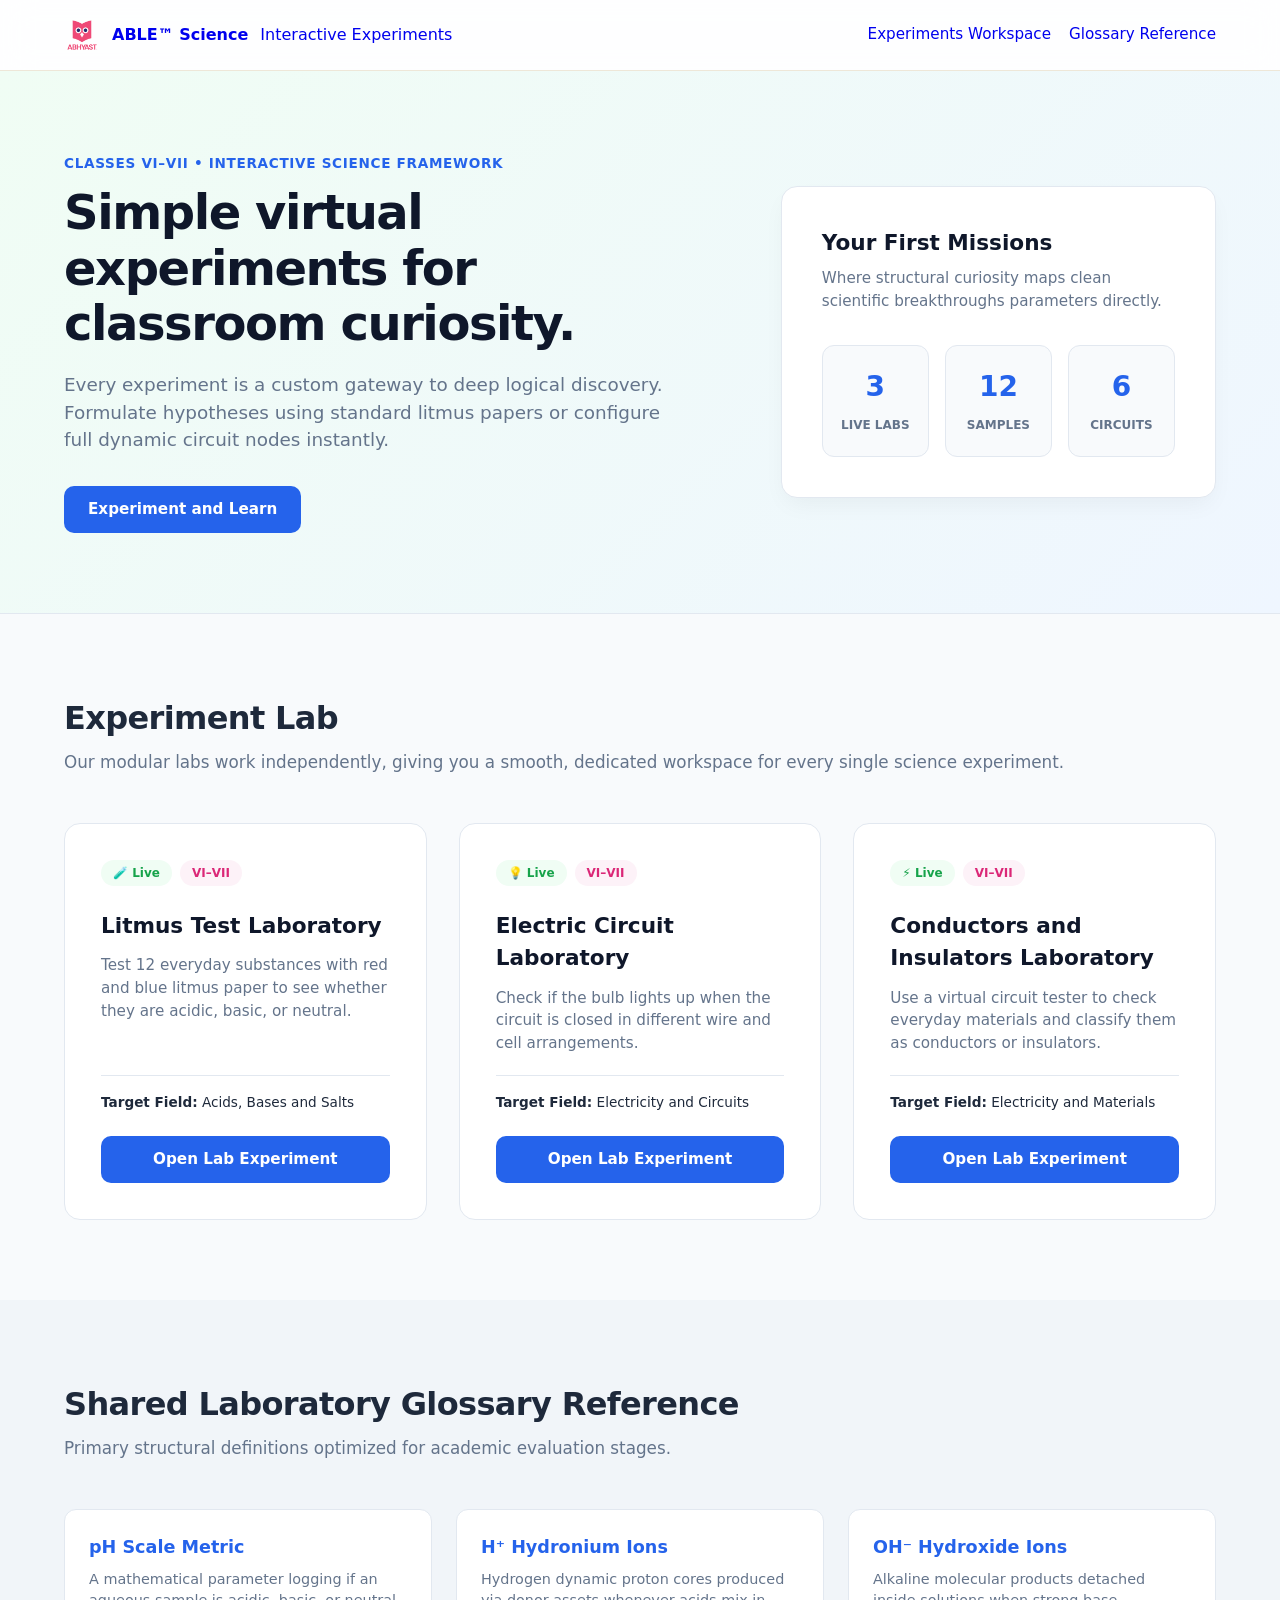
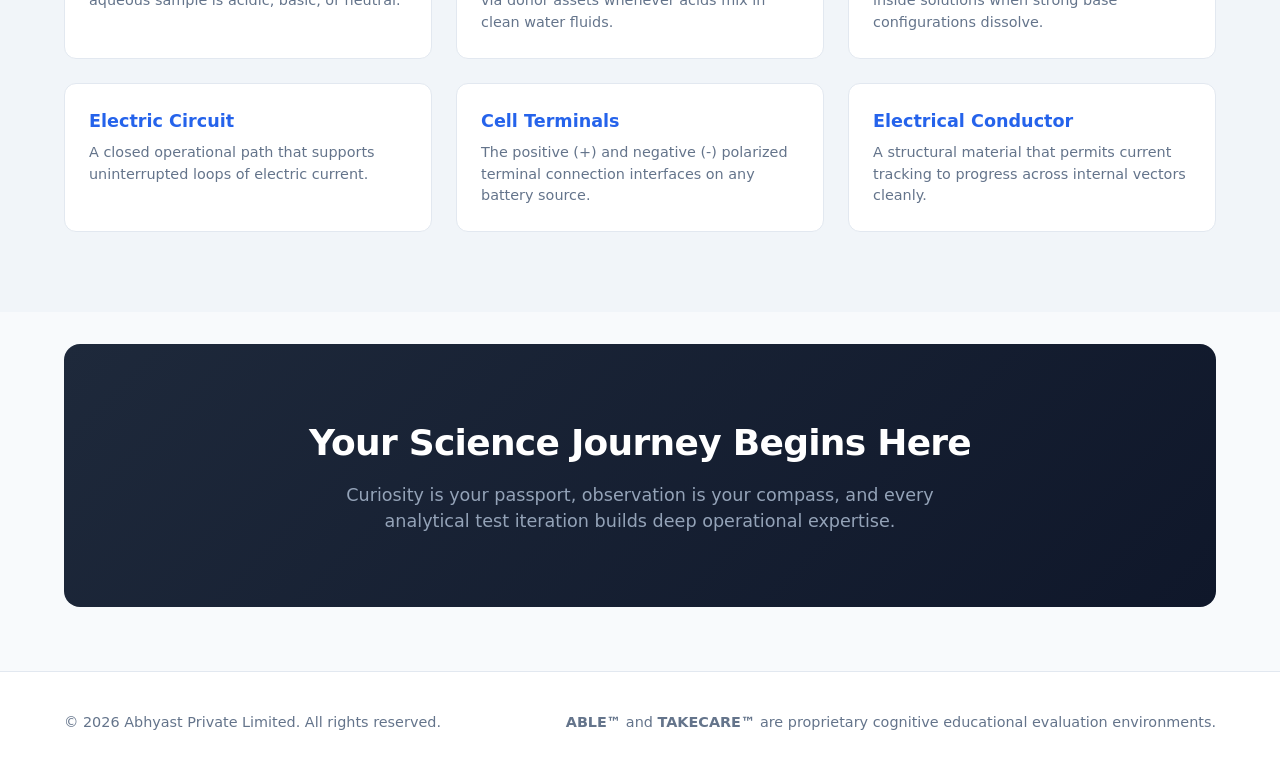
<file: index.html>
<!DOCTYPE html>
<html lang="en">
<head>
    <meta charset="UTF-8">
    <meta name="viewport" content="width=device-width, initial-scale=1.0">
    <title>ABLE™ Science Experiments | Abhyast Science</title>
    <style>
        :root {
            --bg-main: #f8fafc;
            --bg-card: #ffffff;
            --text-main: #1e293b;
            --text-muted: #64748b;
            --primary: #2563eb;
            --primary-hover: #1d4ed8;
            --primary-soft: #eff6ff;
            --accent-pink: #db2777;
            --accent-pink-soft: #fdf2f8;
            --accent-green: #16a34a;
            --accent-green-soft: #f0fdf4;
            --border: #e2e8f0;
            --radius: 16px;
        }

        * { box-sizing: border-box; margin: 0; padding: 0; }
        body { font-family: system-ui, -apple-system, sans-serif; background: var(--bg-main); color: var(--text-main); line-height: 1.5; -webkit-font-smoothing: antialiased; }
        
        .wrap { max-width: 1200px; margin: 0 auto; padding: 0 1.5rem; }
        
        /* Navigation Topbar */
        .topbar {
  position: sticky;
  top: 0;
  z-index: 50;
  background: rgba(255, 255, 255, .82);
  backdrop-filter: blur(16px);
  -webkit-backdrop-filter: blur(16px);
  border-bottom: 1px solid rgba(235, 227, 210, .85);
}
.nav {
  height: 70px;
  display: flex;
  align-items: center;
  justify-content: space-between;
  gap: 16px;
}

/* Consolidated Brand Identity Node */
.brand {
  display: inline-flex;
  align-items: center;
  gap: 0.75rem;
  text-decoration: none;
}
.logo-mark {
  width: 40px;
  height: 40px;
  border-radius: 14px;
  background: linear-gradient(135deg, var(--ab-yellow), var(--ab-aqua) 50%, var(--ab-pink));
  display: grid;
  place-items: center;
  color: var(--ab-navy);
  font-weight: 900;
  letter-spacing: .02em;
  box-shadow: 0 10px 20px rgba(75, 194, 196, .18);
}
.header-logo {
  height: 36px;
  width: auto;
  display: block;
  object-fit: contain;
}
.brand-text {
  display: flex;
  flex-direction: column;
  line-height: 1.1;
}
.brand-text strong {
  color: var(--ab-navy);
  font-size: 1.1rem;
  font-weight: 800;
}
.brand-text span {
  color: var(--muted);
  font-size: 0.8rem;
}

.navlinks { display: flex; gap: 18px; align-items: center; color: var(--muted); font-size: .95rem; }
.navlinks a { text-decoration: none; border-bottom: 2px solid transparent; transition: color 0.2s, border-color 0.2s; }
.navlinks a:hover { color: var(--ab-navy); border-bottom-color: var(--ab-yellow); }
        /* Asymmetric Hero Grid Section */
        .hero { padding: 5rem 0; background: linear-gradient(135deg, #f0fdf4 0%, #eff6ff 100%); border-bottom: 1px solid var(--border); }
        .hero-grid { display: grid; grid-template-columns: 1.2fr 0.8fr; gap: 4rem; align-items: center; }
        @media (max-width: 768px) { .hero-grid { grid-template-columns: 1fr; gap: 2.5rem; } }
        
        .eyebrow { font-size: 0.85rem; font-weight: 700; text-transform: uppercase; letter-spacing: 0.05em; color: var(--primary); display: inline-block; margin-bottom: 0.75rem; }
        h1 { font-size: 3rem; font-weight: 800; line-height: 1.15; margin-bottom: 1.25rem; letter-spacing: -0.03em; color: #0f172a; }
        .lead { max-width: 600px; color: var(--text-muted); font-size: 1.15rem; margin-bottom: 2rem; }
        .actions { display: flex; gap: 1rem; flex-wrap: wrap; }

        /* Unified Button System */
        .btn { background: var(--primary); color: white; border: none; padding: 0.75rem 1.5rem; font-size: 0.95rem; font-weight: 600; border-radius: 10px; cursor: pointer; transition: all 0.2s; display: inline-flex; align-items: center; justify-content: center; text-decoration: none; }
        .btn:hover { background: var(--primary-hover); transform: translateY(-1px); box-shadow: 0 4px 12px rgba(37, 99, 235, 0.2); }
        .btn.secondary { background: var(--bg-card); color: var(--text-main); border: 1px solid var(--border); }
        .btn.secondary:hover { background: #f8fafc; transform: translateY(-1px); box-shadow: 0 4px 12px rgba(0,0,0,0.05); }
        .btn.disabled { background: #e2e8f0; color: #94a3b8; cursor: not-allowed; pointer-events: none; border: none; }

        /* Mission Dashboard Card */
        .mission-card { background: var(--bg-card); border: 1px solid var(--border); padding: 2.5rem; border-radius: var(--radius); box-shadow: 0 10px 25px -5px rgba(0, 0, 0, 0.05); }
        .mission-card h2 { font-size: 1.35rem; font-weight: 800; margin-bottom: 0.5rem; color: #0f172a; }
        .mission-card .sub { color: var(--text-muted); font-size: 0.95rem; margin-bottom: 2rem; }
        
        .stats-matrix { display: grid; grid-template-columns: repeat(3, 1fr); gap: 1rem; }
        .stat-box { background: var(--bg-main); border: 1px solid var(--border); padding: 1.25rem 0.75rem; border-radius: 12px; text-align: center; transition: background 0.2s; }
        .stat-box:hover { background: #fff; border-color: var(--primary); }
        .stat-box strong { display: block; font-size: 1.75rem; font-weight: 800; color: var(--primary); margin-bottom: 0.25rem; }
        .stat-box span { font-size: 0.75rem; font-weight: 700; text-transform: uppercase; color: var(--text-muted); tracking: 0.02em; }

        /* Core Section Layouts */
        .section { padding: 5rem 0; }
        .section.alt { background: #f1f5f9; }
        .section-head { margin-bottom: 3rem; }
        .section-head h2 { font-size: 2rem; font-weight: 800; letter-spacing: -0.02em; margin-bottom: 0.5rem; }
        .section-head .sub { color: var(--text-muted); font-size: 1.05rem; }

        /* Interactive Experiment Cards Grid */
        .cards-grid { display: grid; grid-template-columns: repeat(auto-fit, minmax(320px, 1fr)); gap: 2rem; }
        .exp-card { background: var(--bg-card); border: 1px solid var(--border); border-radius: var(--radius); padding: 2.25rem; display: flex; flex-direction: column; transition: transform 0.2s, box-shadow 0.2s; text-decoration: none; position: relative; }
        .exp-card:not(.disabled):hover { transform: translateY(-4px); box-shadow: 0 20px 25px -5px rgba(0, 0, 0, 0.08); }
        .exp-card.disabled { opacity: 0.75; background: #fafafa; }
        
        .tag-row { display: flex; gap: 0.5rem; margin-bottom: 1.5rem; }
        .tag { font-size: 0.75rem; font-weight: 700; padding: 0.25rem 0.75rem; border-radius: 20px; display: inline-flex; align-items: center; }
        .tag.live { background: var(--accent-green-soft); color: var(--accent-green); }
        .tag.soon { background: #f1f5f9; color: #475569; }
        .tag.pink { background: var(--accent-pink-soft); color: var(--accent-pink); }
        
        .exp-card h3 { font-size: 1.35rem; font-weight: 800; margin-bottom: 0.75rem; color: #0f172a; }
        .exp-card p { color: var(--text-muted); font-size: 0.95rem; margin-bottom: 1.25rem; flex-grow: 1; }
        .exp-meta { font-size: 0.85rem; border-top: 1px solid var(--border); padding-top: 1rem; margin-bottom: 1.5rem; color: var(--text-main); }

        /* Shared Grid Glossary Layout */
        .glossary-grid { display: grid; grid-template-columns: repeat(auto-fit, minmax(280px, 1fr)); gap: 1.5rem; }
        .term-card { background: var(--bg-card); border: 1px solid var(--border); padding: 1.5rem; border-radius: 12px; transition: transform 0.2s; }
        .term-card:hover { transform: translateY(-2px); }
        .term-card b { display: block; font-size: 1.1rem; color: var(--primary); margin-bottom: 0.5rem; font-weight: 700; }
        .term-card p { font-size: 0.9rem; color: var(--text-muted); }

        /* Call-To-Action Reflector Banner */
        .journey-banner { padding: 4.5rem 0; background: linear-gradient(135deg, #1e293b 0%, #0f172a 100%); color: white; text-align: center; border-radius: var(--radius); margin: 2rem auto; max-width: calc(1200px - 3rem); }
        .journey-banner h2 { font-size: 2.25rem; font-weight: 800; margin-bottom: 0.75rem; letter-spacing: -0.02em; }
        .journey-banner p { color: #94a3b8; font-size: 1.1rem; max-width: 650px; margin: 0 auto; }

        /* Footer System */
        .footer { background: var(--bg-card); border-top: 1px solid var(--border); padding: 2.5rem 0; text-align: center; color: var(--text-muted); font-size: 0.9rem; margin-top: 4rem; }
        .footer-wrap { display: flex; justify-content: space-between; align-items: center; flex-wrap: wrap; gap: 1rem; }
        @media (max-width: 640px) { .footer-wrap { flex-direction: column; } }
    </style>
</head>
<body>

    <header class="topbar">
        <div class="wrap nav">
            <a class="brand" href="index.html" aria-label="ABLE™ Science Home">
                <img src="assets/Logo.png" alt="ABLE™ Science Logo" class="header-logo" onerror="this.style.display='none';">
                <strong>ABLE™ Science</strong>
                <span>Interactive Experiments</span>
            </a>
            <nav class="navlinks">
                <a href="#experiments">Experiments Workspace</a>
                <a href="#glossary">Glossary Reference</a>
            </nav>
        </div>
    </header>

    <main>
        <!-- Asymmetric Hero Section -->
        <section class="hero">
            <div class="wrap hero-grid">
                <div>
                    <span class="eyebrow">Classes VI–VII • Interactive Science Framework</span>
                    <h1>Simple virtual experiments for classroom curiosity.</h1>
                    <p class="lead">Every experiment is a custom gateway to deep logical discovery. Formulate hypotheses using standard litmus papers or configure full dynamic circuit nodes instantly.</p>
                    <div class="actions">
                         
                        
                        <a class="btn" href="#experiments">Experiment and Learn</a>
                        
                    </div>
                </div>
                <aside class="mission-card">
                    <h2>Your First Missions</h2>
                    <p class="sub">Where structural curiosity maps clean scientific breakthroughs parameters directly.</p>
                    <div class="stats-matrix">
                        <div class="stat-box"><strong>3</strong><span>Live Labs</span></div>
                        <div class="stat-box"><strong>12</strong><span>Samples</span></div>
                        <div class="stat-box"><strong>6</strong><span>Circuits</span></div>
                    </div>
                </aside>
            </div>
        </section>

        <!-- Dynamic Lab Selection Grid Section -->
        <section class="section" id="experiments">
            <div class="wrap">
                <div class="section-head">
                    <h2>Experiment Lab</h2>
                    <p class="sub">Our modular labs work independently, giving you a smooth, dedicated workspace for every single science experiment.</p>
                </div>
                <div id="experiment-cards" class="cards-grid"></div>
            </div>
        </section>

        <!-- Static Knowledge Shared Glossary Component Section -->
        <section class="section alt" id="glossary">
            <div class="wrap">
                <div class="section-head">
                    <h2>Shared Laboratory Glossary Reference</h2>
                    <p class="sub">Primary structural definitions optimized for academic evaluation stages.</p>
                </div>
                <div class="glossary-grid">
                    <div class="term-card"><b>pH Scale Metric</b><p>A mathematical parameter logging if an aqueous sample is acidic, basic, or neutral.</p></div>
                    <div class="term-card"><b>H⁺ Hydronium Ions</b><p>Hydrogen dynamic proton cores produced via donor assets whenever acids mix in clean water fluids.</p></div>
                    <div class="term-card"><b>OH⁻ Hydroxide Ions</b><p>Alkaline molecular products detached inside solutions when strong base configurations dissolve.</p></div>
                    <div class="term-card"><b>Electric Circuit</b><p>A closed operational path that supports uninterrupted loops of electric current.</p></div>
                    <div class="term-card"><b>Cell Terminals</b><p>The positive (+) and negative (-) polarized terminal connection interfaces on any battery source.</p></div>
                    <div class="term-card"><b>Electrical Conductor</b><p>A structural material that permits current tracking to progress across internal vectors cleanly.</p></div>
                </div>
            </div>
        </section>

        <!-- Reflecting Call-To-Action Panel -->
        <section class="wrap">
            <div class="journey-banner">
                <h2>Your Science Journey Begins Here</h2>
                <p>Curiosity is your passport, observation is your compass, and every analytical test iteration builds deep operational expertise.</p>
            </div>
        </section>
    </main>

    <footer class="footer">
        <div class="wrap footer-wrap">
            <p>© 2026 Abhyast Private Limited. All rights reserved.</p>
            <p><strong>ABLE™</strong> and <strong>TAKECARE™</strong> are proprietary cognitive educational evaluation environments.</p>
        </div>
    </footer>

<script>
/**
 * Configuration schema detailing interactive chemistry/physics experiments
 */
const EXPERIMENTS_REGISTRY = [
    {
        title: 'Litmus Test Laboratory',
        icon: '🧪',
        cls: 'VI–VII',
        topic: 'Acids, Bases and Salts',
        status: 'Live',
        desc: 'Test 12 everyday substances with red and blue litmus paper to see whether they are acidic, basic, or neutral.',
        file: 'experiments/litmus-test.html'
    },
    {
        title: 'Electric Circuit Laboratory',
        icon: '💡',
        cls: 'VI–VII',
        topic: 'Electricity and Circuits',
        status: 'Live',
        desc: 'Check if the bulb lights up when the circuit is closed in different wire and cell arrangements.',
        file: 'experiments/electric-circuit-lab.html'
    },
    {
        title: 'Conductors and Insulators Laboratory',
        icon: '⚡',
        cls: 'VI–VII',
        topic: 'Electricity and Materials',
        status: 'Live',
        desc: 'Use a virtual circuit tester to check everyday materials and classify them as conductors or insulators.',
        file: 'experiments/conductors-insulators-lab.html'
    }
];

/**
 * Self-contained logic initialization module
 */
document.addEventListener('DOMContentLoaded', () => {
    const cardsContainer = document.getElementById('experiment-cards');
    
    cardsContainer.innerHTML = EXPERIMENTS_REGISTRY.map(exp => {
        const isLive = exp.status === 'Live';
        return `
            <article class="exp-card ${isLive ? '' : 'disabled'}">
                <div class="tag-row">
                    <span class="tag ${isLive ? 'live' : 'soon'}">${exp.icon} ${exp.status}</span>
                    <span class="tag pink">${exp.cls}</span>
                </div>
                <h3>${exp.title}</h3>
                <p>${exp.desc}</p>
                <div class="exp-meta">
                    <strong>Target Field:</strong> ${exp.topic}
                </div>
                <a class="btn ${isLive ? '' : 'disabled'}" href="${exp.file}">
                    ${isLive ? 'Open Lab Experiment' : 'Development In Progress'}
                </a>
            </article>
        `;
    }).join('');
});
</script>
</body>
</html>
</file>
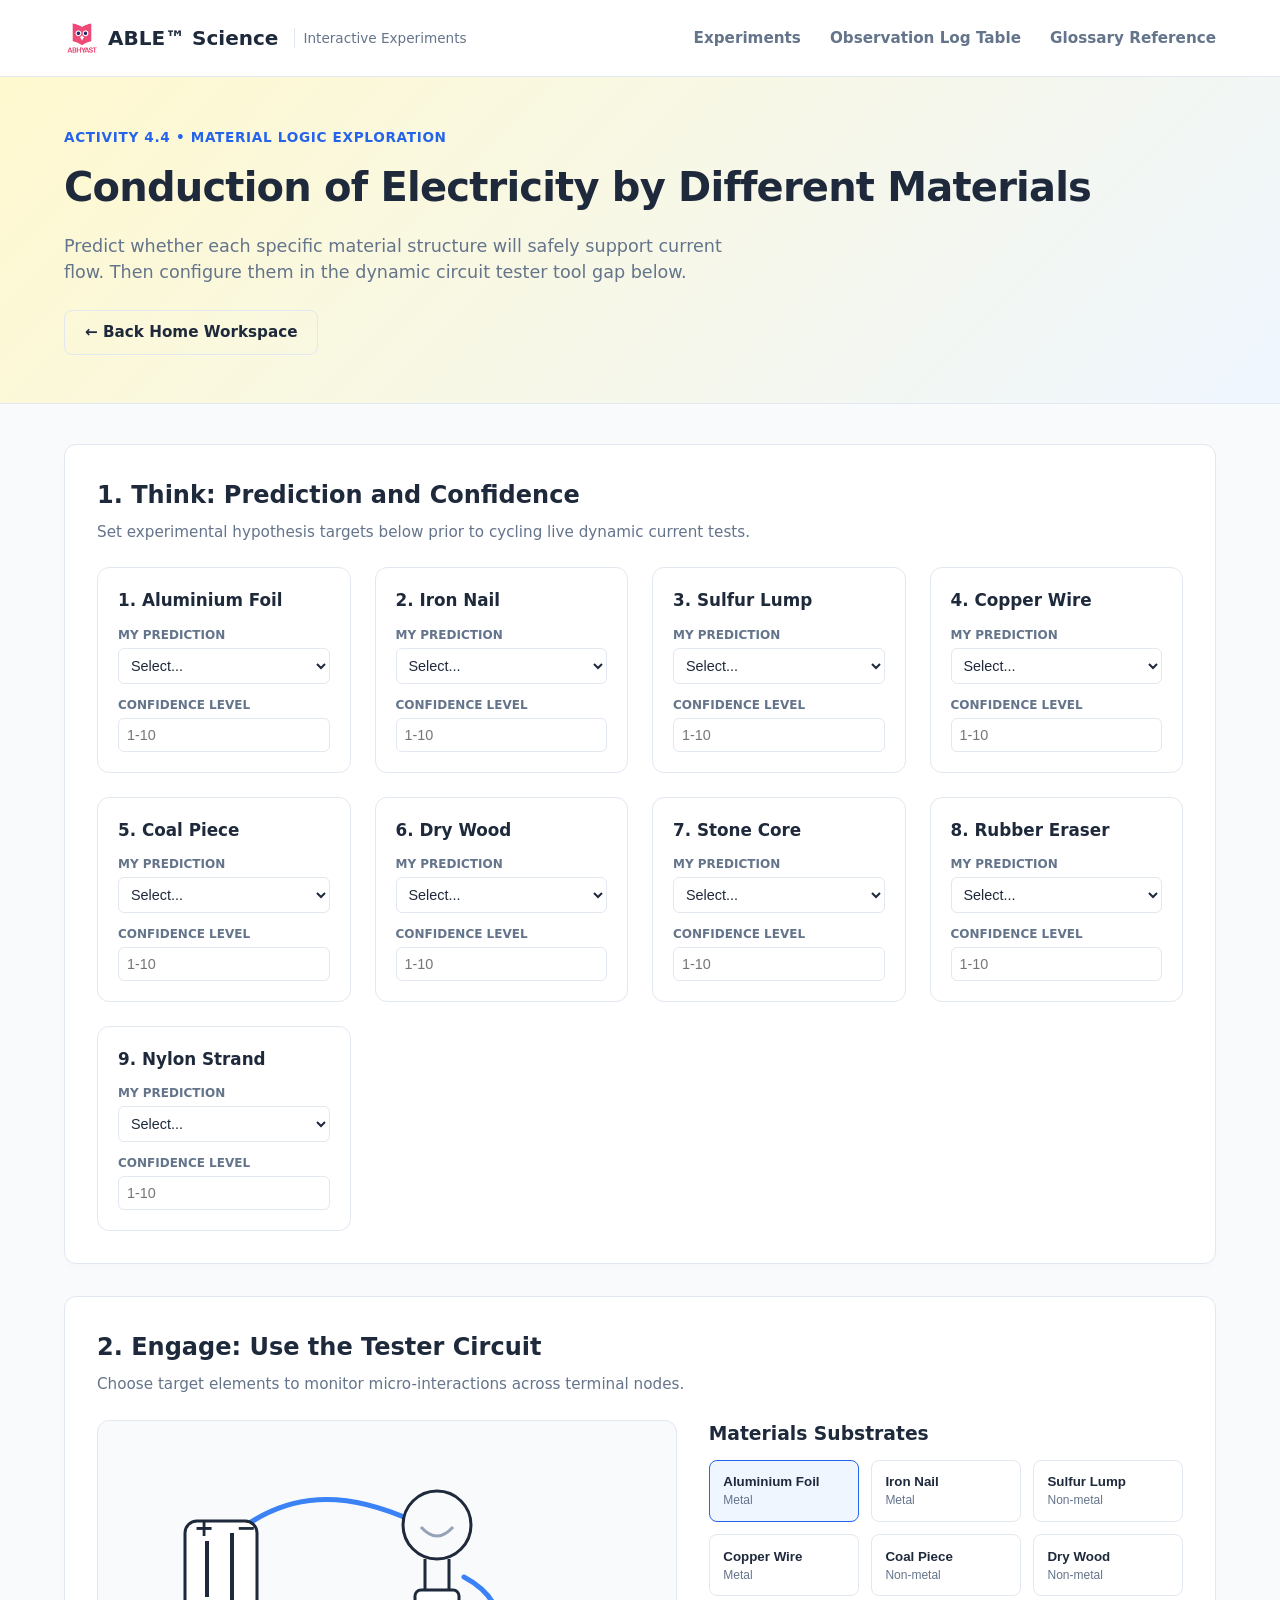
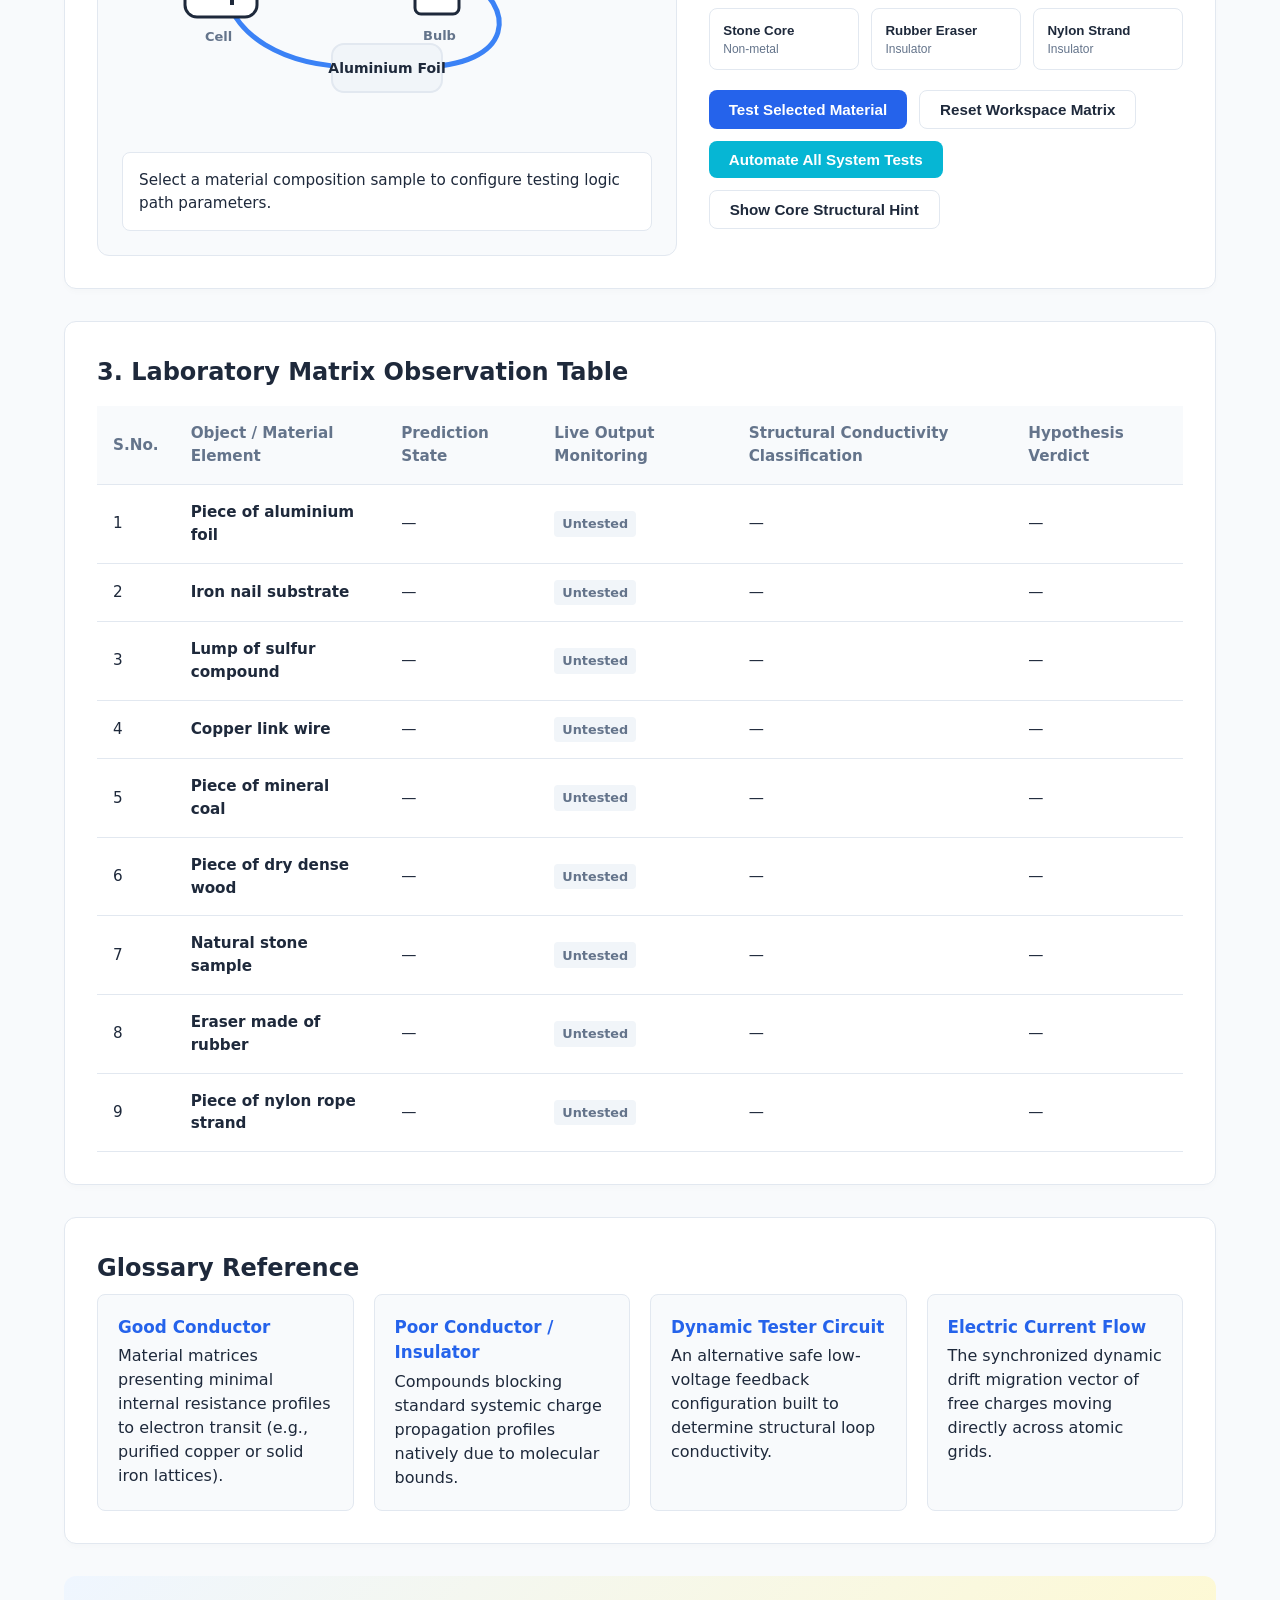
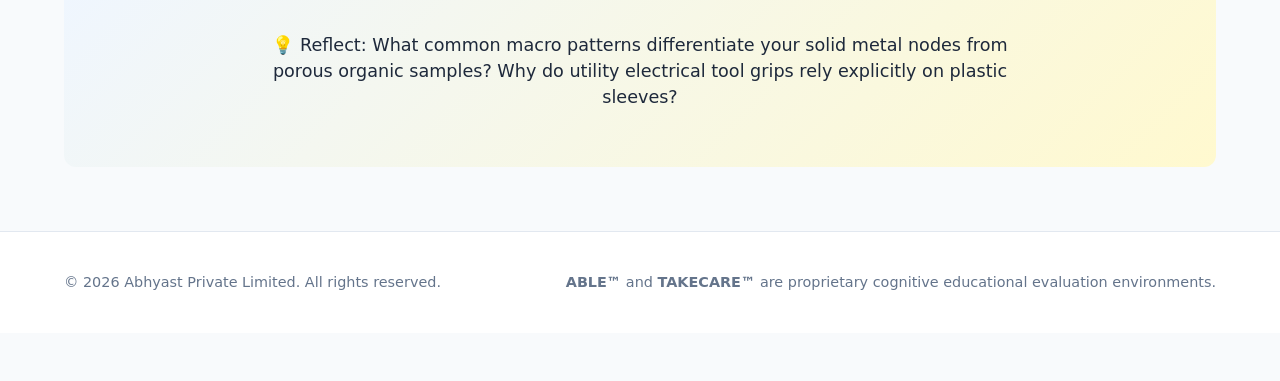
<file: experiments/conductors-insulators-lab.html>
<!DOCTYPE html>
<html lang="en">
<head>
    <meta charset="UTF-8">
    <meta name="viewport" content="width=device-width, initial-scale=1.0">
    <title>Conductors and Insulators Laboratory | ABLE™ Science</title>
    <style>
        :root {
            --bg-main: #f8fafc;
            --bg-card: #ffffff;
            --text-main: #1e293b;
            --text-muted: #64748b;
            --primary: #2563eb;
            --primary-hover: #1d4ed8;
            --accent-yellow: #fde047;
            --success: #16a34a;
            --success-bg: #dcfce7;
            --danger: #dc2626;
            --danger-bg: #fee2e2;
            --border: #e2e8f0;
            --radius: 12px;
        }

        * { box-sizing: border-box; margin: 0; padding: 0; }
        body { font-family: system-ui, -apple-system, sans-serif; background: var(--bg-main); color: var(--text-main); line-height: 1.5; padding-bottom: 3rem; }
        
        .wrap { max-width: 1200px; margin: 0 auto; padding: 0 1.5rem; }
        
        /* Shared Header Structure */
        .topbar { background: var(--bg-card); border-bottom: 1px solid var(--border); padding: 1.25rem 0; position: sticky; top: 0; z-index: 50; backdrop-filter: blur(8px); }
        .nav { display: flex; justify-content: space-between; align-items: center; }
        .brand { font-size: 1.25rem; color: var(--text-main); text-decoration: none; display: flex; align-items: center; gap: 0.5rem; }
        .brand strong { font-weight: 800; color: var(--text-main); }
        .brand span { font-weight: 400; color: var(--text-muted); font-size: 0.85rem; margin-left: 0.5rem; border-left: 1px solid var(--border); padding-left: 0.5rem; }
        .navlinks a { color: var(--text-muted); text-decoration: none; font-size: 0.95rem; font-weight: 600; margin-left: 1.5rem; transition: color 0.2s; }
        .navlinks a:hover { color: var(--primary); }

        /* Lab Hero Layout */
        .lab-hero { padding: 3rem 0; background: linear-gradient(135deg, #fff9cf 0%, #eff6ff 100%); border-bottom: 1px solid var(--border); margin-bottom: 2.5rem; }
        .eyebrow { font-size: 0.85rem; font-weight: 700; text-transform: uppercase; letter-spacing: 0.05em; color: var(--primary); }
        h1 { font-size: 2.5rem; font-weight: 800; margin: 0.5rem 0 1rem; letter-spacing: -0.02em; }
        .lead { max-width: 700px; color: var(--text-muted); font-size: 1.1rem; margin-bottom: 1.5rem; }
        .actions { display: flex; gap: 0.75rem; flex-wrap: wrap; }
        .header-logo {
          height: 36px;
          width: auto;
          display: block;
          object-fit: contain;
        }


        /* Unified Button System */
        .btn { background: var(--primary); color: white; border: none; padding: 0.625rem 1.25rem; font-size: 0.95rem; font-weight: 600; border-radius: 8px; cursor: pointer; transition: all 0.2s; display: inline-flex; align-items: center; justify-content: center; text-decoration: none; }
        .btn:hover { background: var(--primary-hover); transform: translateY(-1px); }
        .btn.secondary { background: transparent; color: var(--text-main); border: 1px solid var(--border); }
        .btn.secondary:hover { background: #f1f5f9; }
        .btn.aqua { background: #06b6d4; color: white; }
        .btn.aqua:hover { background: #0891b2; }

        /* General Workspace Layout Panels */
        .panel { background: var(--bg-card); border: 1px solid var(--border); border-radius: var(--radius); padding: 2rem; margin-bottom: 2rem; box-shadow: 0 4px 6px -1px rgba(0,0,0,0.02); }
        .panel h2 { font-size: 1.5rem; margin-bottom: 0.5rem; }
        .panel .sub { color: var(--text-muted); margin-bottom: 1.5rem; font-size: 0.95rem; }

        .grid { display: grid; gap: 1.5rem; }
        .prediction-grid { grid-template-columns: repeat(auto-fit, minmax(250px, 1fr)); }
        .prediction-card { background: #fff; border: 1px solid var(--border); border-radius: var(--radius); padding: 1.25rem; transition: box-shadow 0.2s; }
        .prediction-card:hover { box-shadow: 0 4px 12px rgba(0,0,0,0.04); }

        label { display: block; font-size: 0.75rem; font-weight: 700; text-transform: uppercase; color: var(--text-muted); margin: 0.75rem 0 0.25rem; }
        select, input[type="number"] { width: 100%; padding: 0.5rem; border: 1px solid var(--border); border-radius: 6px; font-size: 0.9rem; color: var(--text-main); background: #fff; }

        /* Lab Sandbox Layout Elements */
        .lab-layout { display: grid; grid-template-columns: 1.1fr 0.9fr; gap: 2rem; align-items: start; }
        @media (max-width: 850px) { .lab-layout { grid-template-columns: 1fr; } }
        
        .tester { background: #f8fafc; border: 1px solid var(--border); border-radius: var(--radius); padding: 1.5rem; text-align: center; }
        .material-picker { display: grid; grid-template-columns: repeat(auto-fit, minmax(140px, 1fr)); gap: 0.75rem; }
        
        .material-btn { border: 1px solid var(--border); background: #fff; border-radius: 8px; padding: 0.85rem; cursor: pointer; text-align: left; font-weight: 700; color: var(--text-main); transition: all 0.2s; }
        .material-btn:hover, .material-btn.active { border-color: var(--primary); background: #eff6ff; }
        .material-btn small { display: block; color: var(--text-muted); font-weight: 500; font-size: 0.75rem; margin-top: 0.25rem; }
        
        .result-box { margin-top: 1.25rem; background: #fff; border: 1px solid var(--border); border-radius: 8px; padding: 1rem; min-height: 72px; font-size: 0.95rem; text-align: left; }
        .result-box.good { background: var(--success-bg); border-color: #bbf7d0; color: #14532d; }
        .result-box.poor { background: var(--danger-bg); border-color: #fecaca; color: #7f1d1d; }

        /* Tester SVG Blueprint rules */
        .tester-svg { width: 100%; max-width: 520px; height: auto; }
        .component-outline { fill: #fff; stroke: var(--text-main); stroke-width: 3; }
        .wire { fill: none; stroke: #3b82f6; stroke-width: 5; stroke-linecap: round; }
        .terminal { fill: #fff; stroke: var(--text-main); stroke-width: 3; }
        .sample-block { fill: #f1f5f9; stroke: var(--border); stroke-width: 2; }
        .sample-text { font-weight: 700; fill: var(--text-main); font-size: 14px; }
        .bulb-glass { fill: #f8fafc; stroke: var(--text-main); stroke-width: 3; transition: fill 0.3s; }
        .bulb-glass.bulb-on { fill: var(--accent-yellow); filter: drop-shadow(0 0 10px rgba(253,224,71,0.8)); }
        .bulb-rays { stroke: var(--accent-yellow); stroke-width: 4; stroke-linecap: round; }
        .filament { fill: none; stroke: #94a3b8; stroke-width: 3; }

        /* Observation Matrix Data Table styling elements */
        .table-wrap { overflow-x: auto; margin-top: 1rem; }
        table { width: 100%; border-collapse: collapse; text-align: left; font-size: 0.95rem; }
        th, td { padding: 1rem; border-bottom: 1px solid var(--border); }
        th { background: #f8fafc; font-weight: 600; color: var(--text-muted); }
        
        .chip { display: inline-block; padding: 0.2rem 0.5rem; border-radius: 4px; font-weight: 600; font-size: 0.8rem; }
        .chip.good { background: var(--success-bg); color: var(--success); }
        .chip.poor { background: var(--danger-bg); color: var(--danger); }
        .chip.wait { background: #f1f5f9; color: var(--text-muted); }
        
        .correct { color: var(--success); font-weight: 700; }
        .wrong { color: var(--danger); font-weight: 700; }

        .eval-grid { display: grid; grid-template-columns: repeat(auto-fit, minmax(200px, 1fr)); gap: 1.5rem; margin-top: 1rem; }
        .stat-box { background: #f8fafc; border: 1px solid var(--border); padding: 1.25rem; border-radius: 8px; text-align: center; }
        .stat-val { font-size: 2rem; font-weight: 800; color: var(--primary); }

        .glossary { display: grid; grid-template-columns: repeat(auto-fit, minmax(240px, 1fr)); gap: 1.25rem; }
        .term { background: #f8fafc; padding: 1.25rem; border-radius: 8px; border: 1px solid var(--border); }
        .term b { display: block; color: var(--primary); font-size: 1.05rem; margin-bottom: 0.25rem; }

        .journey-banner { background: linear-gradient(135deg, #eff6ff 0%, #fff9cf 100%); padding: 3.5rem 0; text-align: center; border-radius: var(--radius); margin-bottom: 2rem; }
        .journey-banner p { max-width: 800px; margin: 0 auto; color: var(--text-main); font-size: 1.1rem; font-weight: 500; }

        /* Shared Footer Structure */
        .footer { background: var(--bg-card); border-top: 1px solid var(--border); padding: 2.5rem 0; text-align: center; color: var(--text-muted); font-size: 0.9rem; margin-top: 4rem; }
        .footer-wrap { display: flex; justify-content: space-between; align-items: center; flex-wrap: wrap; gap: 1rem; }
    </style>
</head>
<body>

    <header class="topbar">
        <div class="wrap nav">
            <a class="brand" href="../index.html">
              <img src="../assets/Logo.png" alt="ABLE™ Science Logo" class="header-logo" onerror="this.style.display='none';">
                <strong>ABLE™ Science</strong>
                <span>Interactive Experiments</span>
            </a>
            <nav class="navlinks">
                <a href="index.html#experiments">Experiments</a>
                <a href="#table">Observation Log Table</a>
                <a href="#glossary">Glossary Reference</a>
            </nav>
        </div>
    </header>

    <main>
        <section class="lab-hero">
            <div class="wrap">
                <span class="eyebrow">Activity 4.4 • Material Logic Exploration</span>
                <h1>Conduction of Electricity by Different Materials</h1>
                <p class="lead">Predict whether each specific material structure will safely support current flow. Then configure them in the dynamic circuit tester tool gap below.</p>
                <div class="actions">
                    <a class="btn secondary" href="../index.html">← Back Home Workspace</a>
                    
                </div>
            </div>
        </section>

        <section class="wrap">
            <div class="panel">
                <h2>1. Think: Prediction and Confidence</h2>
                <p class="sub">Set experimental hypothesis targets below prior to cycling live dynamic current tests.</p>
                <div id="prediction-grid" class="grid prediction-grid"></div>
            </div>

            <div class="panel">
                <h2>2. Engage: Use the Tester Circuit</h2>
                <p class="sub">Choose target elements to monitor micro-interactions across terminal nodes.</p>
                <div class="lab-layout">
                    <div class="tester">
                        <div id="tester-svg"></div>
                        <div id="result-box" class="result-box">Select a material composition sample to configure testing logic path parameters.</div>
                    </div>
                    <div>
                        <h3 style="margin-bottom: 0.75rem;">Materials Substrates</h3>
                        <div id="material-picker" class="material-picker"></div>
                        <div class="actions" style="margin-top: 1.25rem;">
                            <button class="btn" onclick="ConductorLab.testSelectedMaterial()">Test Selected Material</button>
                            <button class="btn secondary" onclick="ConductorLab.resetLab()">Reset Workspace Matrix</button>
                            <button class="btn aqua" onclick="ConductorLab.testAllMaterials()">Automate All System Tests</button>
                            <button class="btn secondary" onclick="ConductorLab.showPatternHint()">Show Core Structural Hint</button>
                        </div>
                    </div>
                </div>
            </div>

            <div id="evaluation" class="panel" style="display:none"></div>

            <div id="table" class="panel">
                <h2>3. Laboratory Matrix Observation Table</h2>
                <div class="table-wrap">
                    <table>
                        <thead>
                            <tr>
                                <th>S.No.</th>
                                <th>Object / Material Element</th>
                                <th>Prediction State</th>
                                <th>Live Output Monitoring</th>
                                <th>Structural Conductivity Classification</th>
                                <th>Hypothesis Verdict</th>
                            </tr>
                        </thead>
                        <tbody id="obs-body"></tbody>
                    </table>
                </div>
            </div>

            <div id="glossary" class="panel">
                <h2>Glossary Reference</h2>
                <div class="glossary">
                    <div class="term"><b>Good Conductor</b>Material matrices presenting minimal internal resistance profiles to electron transit (e.g., purified copper or solid iron lattices).</div>
                    <div class="term"><b>Poor Conductor / Insulator</b>Compounds blocking standard systemic charge propagation profiles natively due to molecular bounds.</div>
                    <div class="term"><b>Dynamic Tester Circuit</b>An alternative safe low-voltage feedback configuration built to determine structural loop conductivity.</div>
                    <div class="term"><b>Electric Current Flow</b>The synchronized dynamic drift migration vector of free charges moving directly across atomic grids.</div>
                </div>
            </div>

            <section class="journey-banner">
                <p>💡 Reflect: What common macro patterns differentiate your solid metal nodes from porous organic samples? Why do utility electrical tool grips rely explicitly on plastic sleeves?</p>
            </section>
        </section>
    </main>

    <footer class="footer">
        <div class="wrap footer-wrap">
            <p>© 2026 Abhyast Private Limited. All rights reserved.</p>
            <p><strong>ABLE™</strong> and <strong>TAKECARE™</strong> are proprietary cognitive educational evaluation environments.</p>
        </div>
    </footer>

<script>
const MATERIALS_REGISTRY = [
    { id: 'aluminium', name: 'Piece of aluminium foil', short: 'Aluminium Foil', conductor: true, type: 'Metal' },
    { id: 'iron', name: 'Iron nail substrate', short: 'Iron Nail', conductor: true, type: 'Metal' },
    { id: 'sulfur', name: 'Lump of sulfur compound', short: 'Sulfur Lump', conductor: false, type: 'Non-metal' },
    { id: 'copper', name: 'Copper link wire', short: 'Copper Wire', conductor: true, type: 'Metal' },
    { id: 'coal', name: 'Piece of mineral coal', short: 'Coal Piece', conductor: false, type: 'Non-metal' },
    { id: 'wood', name: 'Piece of dry dense wood', short: 'Dry Wood', conductor: false, type: 'Non-metal' },
    { id: 'stone', name: 'Natural stone sample', short: 'Stone Core', conductor: false, type: 'Non-metal' },
    { id: 'rubber', name: 'Eraser made of rubber', short: 'Rubber Eraser', conductor: false, type: 'Insulator' },
    { id: 'nylon', name: 'Piece of nylon rope strand', short: 'Nylon Strand', conductor: false, type: 'Insulator' }
];

const ConductorLab = (() => {
    let labState = {};
    let activeSelectionId = MATERIALS_REGISTRY[0].id;

    function init() {
        labState = {};
        MATERIALS_REGISTRY.forEach(m => {
            labState[m.id] = { tested: false, prediction: '' };
        });
        
        activeSelectionId = MATERIALS_REGISTRY[0].id;
        renderStructureLayouts();
        syncActiveCircuitVisual(MATERIALS_REGISTRY[0], false);
    }

    function generateCircuitSvg(material = null, emitGlow = false) {
        const itemLabel = material ? material.short : 'Material';
        const localizedRays = emitGlow ? `
        <g class="bulb-rays">
            <line x1="310" y1="34" x2="310" y2="12"/>
            <line x1="282" y1="45" x2="265" y2="28"/>
            <line x1="338" y1="45" x2="355" y2="28"/>
            <line x1="272" y1="78" x2="249" y2="78"/>
            <line x1="348" y1="78" x2="371" y2="78"/>
        </g>` : '';

        return `
        <svg class="tester-svg" viewBox="0 0 520 280">
            <path class="wire" d="M104 92 C160 44 220 46 286 76"/>
            <path class="wire" d="M337 132 C390 160 390 222 290 222"/>
            <path class="wire" d="M230 222 C150 222 108 185 102 156"/>
            <rect x="58" y="76" width="72" height="96" rx="12" class="component-outline"/>
            <line x1="80" y1="96" x2="80" y2="152" stroke="#1e293b" stroke-width="4"/>
            <line x1="105" y1="88" x2="105" y2="160" stroke="#1e293b" stroke-width="4"/>
            <text x="67" y="91" fill="#1e293b" font-size="24" font-weight="900">+</text>
            <text x="109" y="91" fill="#1e293b" font-size="24" font-weight="900">−</text>
            <text x="78" y="196" fill="#64748b" font-size="13" font-weight="700">Cell</text>
            ${localizedRays}
            <circle cx="310" cy="80" r="34" class="bulb-glass ${emitGlow ? 'bulb-on' : ''}"/>
            <path d="M294 82 q16 18 32 0" class="filament"/>
            <line x1="298" y1="114" x2="298" y2="145" stroke="#1e293b" stroke-width="3"/>
            <line x1="322" y1="114" x2="322" y2="145" stroke="#1e293b" stroke-width="3"/>
            <rect x="288" y="145" width="44" height="24" rx="6" class="component-outline"/>
            <text x="296" y="195" fill="#64748b" font-size="13" font-weight="700">Bulb</text>
            <circle cx="230" cy="222" r="9" class="terminal"/>
            <circle cx="290" cy="222" r="9" class="terminal"/>
            <rect x="205" y="199" width="110" height="48" rx="12" class="sample-block"/>
            <text x="260" y="228" text-anchor="middle" class="sample-text">${itemLabel}</text>
        </svg>`;
    }

    function renderStructureLayouts() {
        const predGrid = document.getElementById('prediction-grid');
        const picker = document.getElementById('material-picker');
        const tbody = document.getElementById('obs-body');

        predGrid.innerHTML = '';
        picker.innerHTML = '';
        tbody.innerHTML = '';

        MATERIALS_REGISTRY.forEach((m, index) => {
            predGrid.insertAdjacentHTML('beforeend', `
                <div class="prediction-card">
                    <h3 style="font-size:1.05rem;">${index + 1}. ${m.short}</h3>
                    <label>My Prediction</label>
                    <select id="pred-${m.id}" onchange="ConductorLab.updateLocalPredictionCache('${m.id}')">
                        <option value="">Select...</option>
                        <option value="glow">Bulb will glow</option>
                        <option value="no">Bulb will stay dark</option>
                    </select>
                    <label>Confidence Level</label>
                    <input id="conf-${m.id}" type="number" min="1" max="10" placeholder="1-10" />
                </div>
            `);

            picker.insertAdjacentHTML('beforeend', `
                <button class="material-btn ${index === 0 ? 'active' : ''}" id="mat-${m.id}" onclick="ConductorLab.selectActiveMaterialNode('${m.id}')">
                    ${m.short}<small>${m.type}</small>
                </button>
            `);

            tbody.insertAdjacentHTML('beforeend', `
                <tr id="row-${m.id}">
                    <td>${index + 1}</td>
                    <td><strong>${m.name}</strong></td>
                    <td class="col-pred">—</td>
                    <td class="col-obs"><span class="chip wait">Untested</span></td>
                    <td class="col-inf">—</td>
                    <td class="col-verdict">—</td>
                </tr>
            `);
        });
    }

    function selectActiveMaterialNode(id) {
        activeSelectionId = id;
        document.querySelectorAll('.material-btn').forEach(btn => btn.classList.remove('active'));
        document.getElementById(`mat-${id}`).classList.add('active');
        
        const m = MATERIALS_REGISTRY.find(x => x.id === id);
        const feedbackBox = document.getElementById('result-box');
        
        if (labState[id].tested) {
            syncActiveCircuitVisual(m, m.conductor);
            exposeFeedbackMessage(m);
        } else {
            syncActiveCircuitVisual(m, false);
            feedbackBox.className = 'result-box';
            feedbackBox.innerHTML = `Selected Element: <b>${m.name}</b>. Click <b>Test Selected Material</b> to complete current loops.`;
        }
    }

    function syncActiveCircuitVisual(material, status) {
        document.getElementById('tester-svg').innerHTML = generateCircuitSvg(material, status);
    }

    function updateLocalPredictionCache(id) {
        const val = document.getElementById(`pred-${id}`).value;
        labState[id].prediction = val;
        
        const row = document.getElementById(`row-${id}`);
        row.querySelector('.col-pred').textContent = val === '' ? '—' : (val === 'glow' ? 'Glow Predicted' : 'Dark System Predicted');
    }

    function testSelectedMaterial() {
        executeTargetLabCheck(activeSelectionId);
    }

    function executeTargetLabCheck(id) {
        const m = MATERIALS_REGISTRY.find(x => x.id === id);
        labState[id].tested = true;
        
        // 1. Force the circuit graphic to update based on actual material conductivity
        syncActiveCircuitVisual(m, m.conductor);
        
        // 2. Display the correct text message below the circuit
        exposeFeedbackMessage(m);
        
        // 3. Update the data logging table
        commitDataToMatrixLogs(m);
        
        // 4. Check if everything is tested to show the final dashboard
        if (Object.values(labState).every(s => s.tested)) calculateFinalPerformanceMetrics();
    }

    function exposeFeedbackMessage(m) {
        const box = document.getElementById('result-box');
        if (m.conductor) {
            box.className = 'result-box good';
            box.innerHTML = `💡 <b>The bulb glows bright!</b><br>${m.name} permits electrical transfer sequences natively. It is structured as a good conductor.`;
        } else {
            box.className = 'result-box poor';
            box.innerHTML = `○ <b>The bulb remains completely dark.</b><br>${m.name} introduces high molecular resistance boundaries. It acts as an insulator / poor conductor.`;
        }
    }

    function commitDataToMatrixLogs(m) {
        const row = document.getElementById(`row-${m.id}`);
        const observationText = m.conductor ? 'Bulb Glows' : 'Bulb Dark';
        const inferenceText = m.conductor ? 'Good Conductor' : 'Poor Conductor / Insulator';
        
        row.querySelector('.col-obs').innerHTML = `<span class="chip ${m.conductor ? 'good' : 'poor'}">${observationText}</span>`;
        row.querySelector('.col-inf').innerHTML = `<span class="chip ${m.conductor ? 'good' : 'poor'}">${inferenceText}</span>`;
        
        const currentHypoValue = labState[m.id].prediction;
        if (currentHypoValue) {
            const evaluationCorrect = (currentHypoValue === 'glow' && m.conductor) || (currentHypoValue === 'no' && !m.conductor);
            row.querySelector('.col-verdict').innerHTML = `<span class="${evaluationCorrect ? 'correct' : 'wrong'}">${evaluationCorrect ? 'Verified' : 'Mismatch'}</span>`;
        } else {
            row.querySelector('.col-verdict').textContent = 'No baseline forecast';
        }
    }

    function testAllMaterials() {
        MATERIALS_REGISTRY.forEach(m => executeTargetLabCheck(m.id));
    }

    function showPatternHint() {
        const box = document.getElementById('result-box');
        box.className = 'result-box good';
        box.innerHTML = `🔍 <b>System Analysis Hint:</b> Metallic matrices (Aluminium, Iron, Copper) contain loose outer valency shells supporting dynamic free electron transit paths. Insulator components do not.`;
    }

    function calculateFinalPerformanceMetrics() {
        let score = 0;
        let evaluatedInputs = 0;
        const confidenceScoresCollected = [];

        MATERIALS_REGISTRY.forEach(m => {
            const currentObj = labState[m.id];
            if (currentObj.prediction) {
                evaluatedInputs++;
                if ((currentObj.prediction === 'glow') === m.conductor) score++;
            }
            const confRawValue = parseInt(document.getElementById(`conf-${m.id}`).value, 10);
            if (!isNaN(confRawValue) && confRawValue >= 1 && confRawValue <= 10) confidenceScoresCollected.push(confRawValue);
        });

        const meanConfidenceCalculated = confidenceScoresCollected.length ? confidenceScoresCollected.reduce((a, b) => a + b, 0) / confidenceScoresCollected.length : 0;
        const panelOutput = document.getElementById('evaluation');
        
        panelOutput.style.display = 'block';
        panelOutput.innerHTML = `
            <h2>4. Analytics Evaluation Dashboard</h2>
            <div class="eval-grid">
                <div class="stat-box"><div class="stat-val">${score} / ${MATERIALS_REGISTRY.length}</div><div class="form-group"><label>Hypothesis Accuracy Matrix</label></div></div>
                <div class="stat-box"><div class="stat-val">${meanConfidenceCalculated.toFixed(1)} <span style="font-size:1rem; color:var(--text-muted);">/ 10</span></div><div class="form-group"><label>Mean Forecasting Confidence Index</label></div></div>
            </div>
        `;
        panelOutput.scrollIntoView({ behavior: 'smooth', block: 'start' });
    }

    function resetLab() {
        document.getElementById('evaluation').style.display = 'none';
        init();
        const box = document.getElementById('result-box');
        box.className = 'result-box';
        box.innerHTML = 'Workspace data initialized back to default baseline configurations cleanly.';
    }

    return { init, selectActiveMaterialNode, updateLocalPredictionCache, testSelectedMaterial, testAllMaterials, showPatternHint, resetLab };
})();

window.addEventListener('DOMContentLoaded', () => ConductorLab.init());
</script>
</body>
</html>
</file>
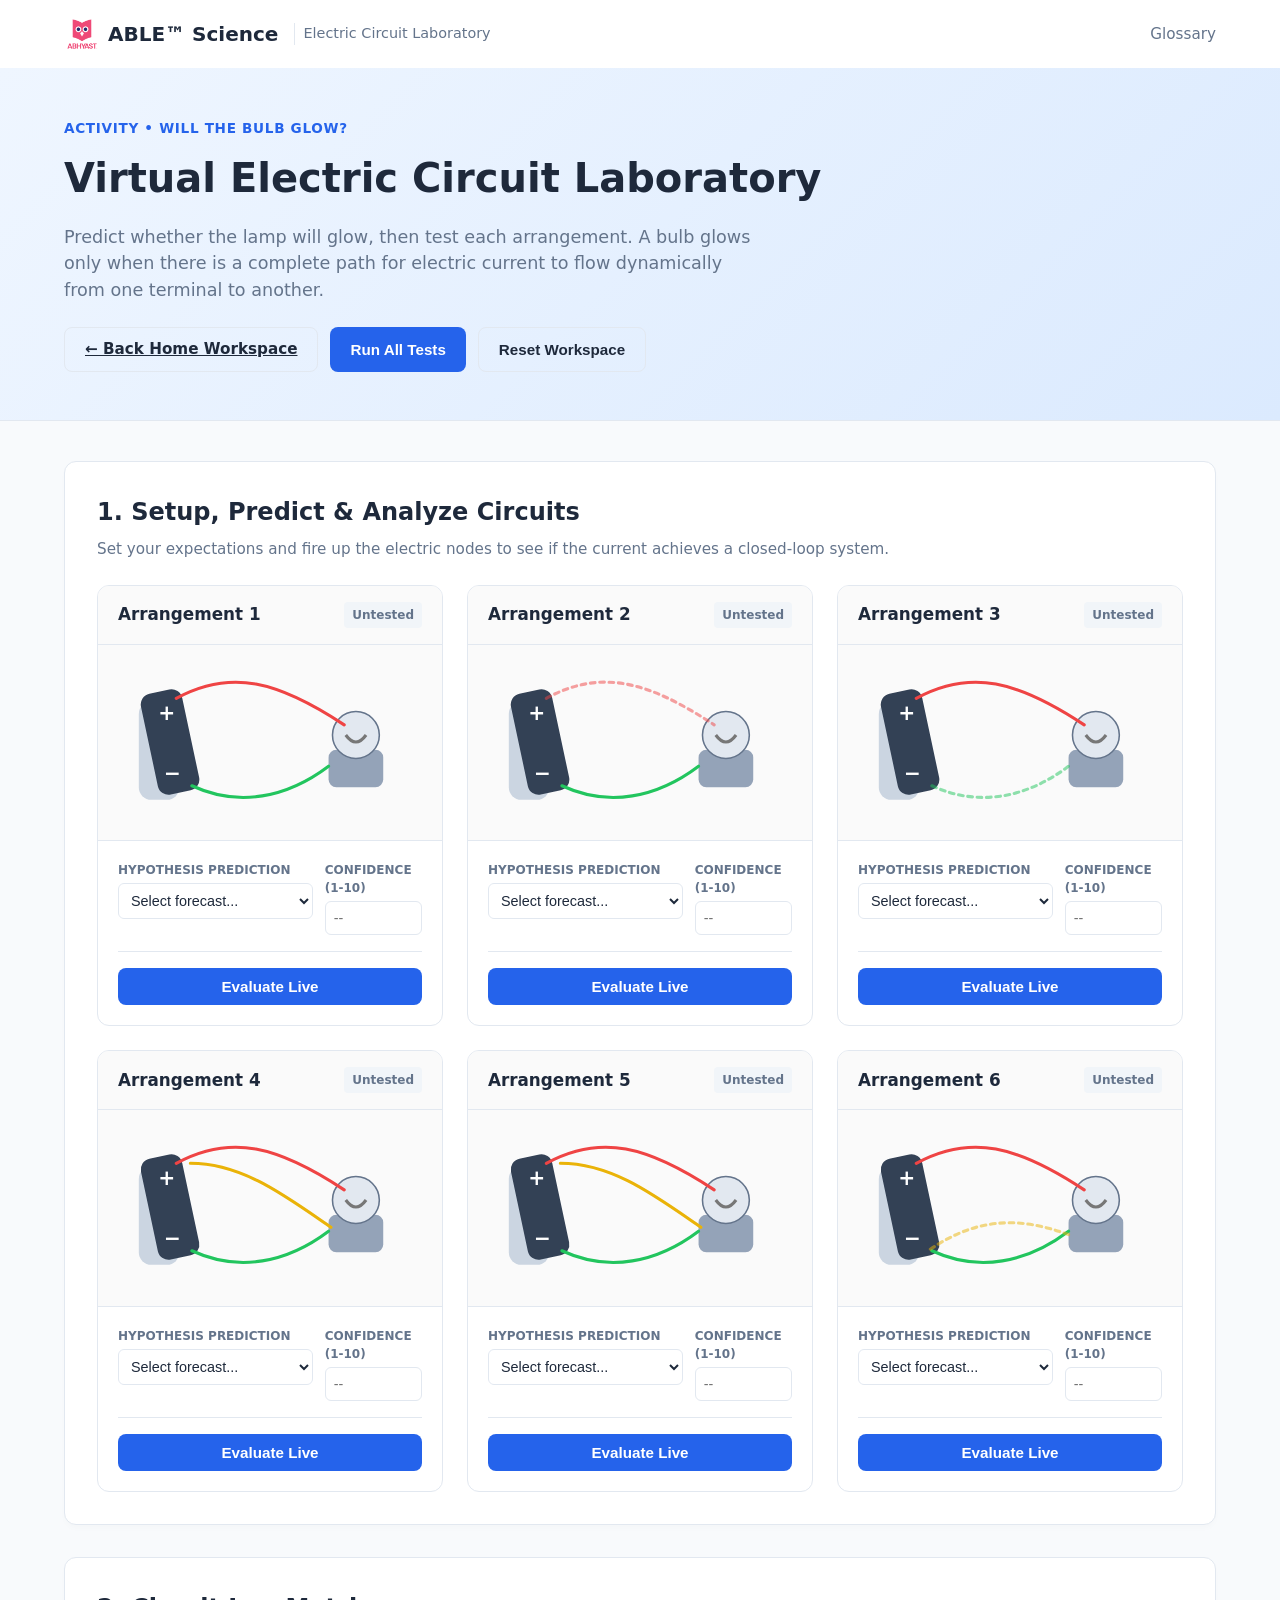
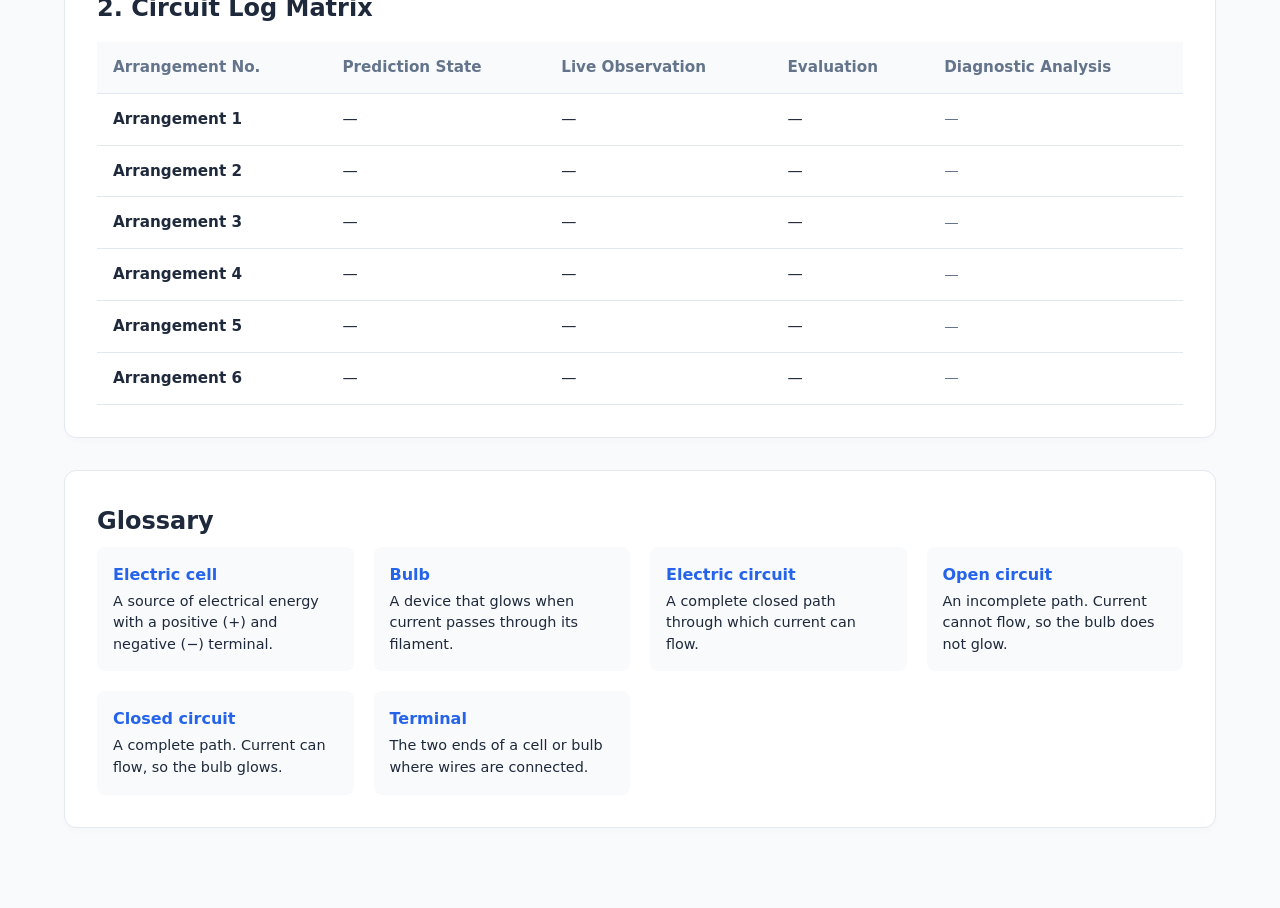
<file: experiments/electric-circuit-lab.html>
<!DOCTYPE html>
<html lang="en">
<head>
    <meta charset="UTF-8">
    <meta name="viewport" content="width=device-width, initial-scale=1.0">
    <title>Electric Circuit Laboratory | Abhyast Science</title>
    <style>
        :root {
            --bg-main: #f8fafc;
            --bg-card: #ffffff;
            --text-main: #1e293b;
            --text-muted: #64748b;
            --primary: #2563eb;
            --primary-hover: #1d4ed8;
            --accent-glow: #fde047;
            --success: #16a34a;
            --danger: #dc2626;
            --border: #e2e8f0;
            --radius: 12px;
        }

        * { box-sizing: border-box; margin: 0; padding: 0; }
        body { font-family: system-ui, -apple-system, sans-serif; background: var(--bg-main); color: var(--text-main); line-height: 1.5; padding-bottom: 3rem; }
        
        .wrap { max-width: 1200px; margin: 0 auto; padding: 0 1.5rem; }
        
        /* Header */
        .topbar { background: var(--bg-card); border-bottom: 1px stroke var(--border); padding: 1rem 0; box-shadow: 0 1px 3px rgba(0,0,0,0.05); }
        .nav { display: flex; justify-content: space-between; align-items: center; }
        .brand { font-size: 1.25rem; color: var(--text-main); text-decoration: none; display: flex; align-items: center; gap: 0.5rem; }
        .brand span { font-weight: 400; color: var(--text-muted); font-size: 0.9rem; margin-left: 0.5rem; border-left: 1px solid var(--border); padding-left: 0.5rem; }
        .navlinks a { color: var(--text-muted); text-decoration: none; font-size: 0.95rem; font-weight: 500; }
        .navlinks a:hover { color: var(--primary); }

        /* Hero */
        .lab-hero { padding: 3rem 0; background: linear-gradient(135deg, #eff6ff 0%, #dbeafe 100%); border-bottom: 1px solid var(--border); margin-bottom: 2.5rem; }
        .eyebrow { font-size: 0.85rem; font-weight: 700; text-transform: uppercase; letter-spacing: 0.05em; color: var(--primary); }
        h1 { font-size: 2.5rem; font-weight: 800; margin: 0.5rem 0 1rem; tracking: -0.02em; }
        .lead { max-width: 700px; color: var(--text-muted); font-size: 1.1rem; margin-bottom: 1.5rem; }
        .actions { display: flex; gap: 0.75rem; }

        /* Buttons & Forms */
        .btn { background: var(--primary); color: white; border: none; padding: 0.625rem 1.25rem; font-size: 0.95rem; font-weight: 600; border-radius: 8px; cursor: pointer; transition: all 0.2s; display: inline-flex; align-items: center; justify-content: center; }
        .btn:hover { background: var(--primary-hover); transform: translateY(-1px); }
        .btn.secondary { background: transparent; color: var(--text-main); border: 1px solid var(--border); }
        .btn.secondary:hover { background: #f1f5f9; }
        
        select, input[type="number"] { width: 100%; padding: 0.5rem; border: 1px solid var(--border); border-radius: 6px; font-size: 0.9rem; color: var(--text-main); background: #fff; }
        select:focus, input:focus { outline: 2px solid var(--primary); }

        /* Main Lab Layout */
        .panel { background: var(--bg-card); border: 1px solid var(--border); border-radius: var(--radius); padding: 2rem; margin-bottom: 2rem; box-shadow: 0 4px 6px -1px rgba(0,0,0,0.02); }
        .panel h2 { font-size: 1.5rem; margin-bottom: 0.5rem; display: flex; align-items: center; gap: 0.5rem; }
        .panel .sub { color: var(--text-muted); margin-bottom: 1.5rem; font-size: 0.95rem; }

        .grid { display: grid; grid-template-columns: repeat(auto-fit, minmax(300px, 1fr)); gap: 1.5rem; }

        /* Unified Composite Lab Card */
        .lab-card { border: 1px solid var(--border); border-radius: var(--radius); overflow: hidden; background: #fff; display: flex; flex-direction: column; transition: box-shadow 0.2s; }
        .lab-card:hover { box-shadow: 0 10px 15px -3px rgba(0,0,0,0.05); }
        .card-header { padding: 1rem 1.25rem; background: #fafafa; border-bottom: 1px solid var(--border); display: flex; justify-content: space-between; align-items: center; }
        .card-header h3 { font-size: 1.05rem; font-weight: 700; }
        .tag { font-size: 0.75rem; font-weight: 600; padding: 0.25rem 0.5rem; border-radius: 4px; background: #f1f5f9; color: var(--text-muted); }
        .tag.closed { background: #dcfce7; color: var(--success); }
        .tag.open-circuit { background: #fee2e2; color: var(--danger); }

        /* SVG Vector Styling */
        .circuit-viewport { background: #fafafa; border-bottom: 1px solid var(--border); position: relative; padding: 0.5rem; display: flex; justify-content: center; }
        .circuit-svg { width: 100%; height: auto; max-height: 180px; }
        .cell { fill: #334155; }
        .holder { fill: #cbd5e1; }
        .bulb-base { fill: #94a3b8; }
        .bulb-glass { fill: #e2e8f0; stroke: #64748b; stroke-width: 2; transition: fill 0.3s; }
        .bulb-glass.bulb-on { fill: var(--accent-glow); stroke: #eab308; }
        .wire { fill: none; stroke-width: 4; stroke-linecap: round; }
        .wire.red { stroke: #ef4444; }
        .wire.green { stroke: #22c55e; }
        .wire.yellow { stroke: #eab308; }
        .wire.open { stroke-dasharray: 6 6; stroke-opacity: 0.5; }
        .header-logo {
            height: 36px;
            width: auto;
            display: block;
            object-fit: contain;
            }

        /* Card Workspace Forms */
        .card-workspace { padding: 1.25rem; flex-grow: 1; display: flex; flex-direction: column; gap: 1rem; }
        .form-row { display: grid; grid-template-columns: 2fr 1fr; gap: 0.75rem; }
        .form-group label { display: block; font-size: 0.75rem; font-weight: 700; text-transform: uppercase; color: var(--text-muted); margin-bottom: 0.25rem; }
        
        .card-actions { border-top: 1px solid var(--border); padding-top: 1rem; margin-top: auto; display: flex; gap: 0.5rem; }
        .card-actions .btn { flex: 1; }

        .card-feedback { font-size: 0.9rem; background: #f8fafc; padding: 0.75rem; border-radius: 6px; border-left: 3px solid var(--border); display: none; }
        .card-feedback.active { display: block; }

        /* Dynamic Evaluation Styles */
        .eval-grid { display: grid; grid-template-columns: 1fr 1fr; gap: 1.5rem; margin-top: 1rem; }
        .stat-box { background: #f8fafc; border: 1px solid var(--border); padding: 1.25rem; border-radius: 8px; text-align: center; }
        .stat-val { font-size: 2rem; font-weight: 800; color: var(--primary); }

        /* Tables & Extras */
        .table-responsive { overflow-x: auto; margin-top: 1rem; }
        table { width: 100%; border-collapse: collapse; text-align: left; font-size: 0.95rem; }
        th, td { padding: 0.875rem 1rem; border-bottom: 1px solid var(--border); }
        th { background: #f8fafc; font-weight: 600; color: var(--text-muted); }
        .status-badge { font-weight: 600; font-size: 0.85rem; padding: 0.15rem 0.4rem; border-radius: 4px; }
        .status-badge.correct { background: #dcfce7; color: var(--success); }
        .status-badge.wrong { background: #fee2e2; color: var(--danger); }

        /* Glossary grid setup */
        .glossary { display: grid; grid-template-columns: repeat(auto-fit, minmax(240px, 1fr)); gap: 1.25rem; }
        .term b { display: block; font-size: 1rem; margin-bottom: 0.25rem; color: var(--primary); }
        .term { background: #f8fafc; padding: 1rem; border-radius: 8px; font-size: 0.9rem; }
    </style>
</head>
<body>

    <header class="topbar">
        <div class="wrap nav">
            <a class="brand" href="../index.html">
                <img src="../assets/Logo.png" alt="ABLE™ Science Logo" class="header-logo" onerror="this.style.display='none';">
                <strong>ABLE™ Science</strong>
    
                <span>Electric Circuit Laboratory</span>
            </a>
            <nav class="navlinks">
                <a href="#glossary">Glossary</a>
            </nav>
        </div>
    </header>

    <main>
        <section class="lab-hero">
            <div class="wrap">
                <span class="eyebrow">Activity • Will the bulb glow?</span>
                <h1>Virtual Electric Circuit Laboratory</h1>
                <p class="lead">Predict whether the lamp will glow, then test each arrangement. A bulb glows only when there is a complete path for electric current to flow dynamically from one terminal to another.</p>
                <div class="actions">
                
                    <a class="btn secondary" href="../index.html">← Back Home Workspace</a>
                
                    <button class="btn" onclick="Lab.testAll()">Run All Tests</button>
                    <button class="btn secondary" onclick="Lab.resetAll()">Reset Workspace</button>
                </div>
            </div>
        </section>

        <section class="wrap">
            <div class="panel">
                <h2>1. Setup, Predict & Analyze Circuits</h2>
                <p class="sub">Set your expectations and fire up the electric nodes to see if the current achieves a closed-loop system.</p>
                <div id="lab-grid" class="grid"></div>
            </div>

            <div id="evaluation-panel" class="panel" style="display: none;"></div>

            <div class="panel">
                <h2>2. Circuit Log Matrix</h2>
                <div class="table-responsive">
                    <table>
                        <thead>
                            <tr>
                                <th>Arrangement No.</th>
                                <th>Prediction State</th>
                                <th>Live Observation</th>
                                <th>Evaluation</th>
                                <th>Diagnostic Analysis</th>
                            </tr>
                        </thead>
                        <tbody id="obs-body"></tbody>
                    </table>
                </div>
            </div>

            <div class="panel" id="glossary">
                <h2>Glossary</h2>
                <div class="glossary">
                    <div class="term"><b>Electric cell</b>A source of electrical energy with a positive (+) and negative (−) terminal.</div>
                    <div class="term"><b>Bulb</b>A device that glows when current passes through its filament.</div>
                    <div class="term"><b>Electric circuit</b>A complete closed path through which current can flow.</div>
                    <div class="term"><b>Open circuit</b>An incomplete path. Current cannot flow, so the bulb does not glow.</div>
                    <div class="term"><b>Closed circuit</b>A complete path. Current can flow, so the bulb glows.</div>
                    <div class="term"><b>Terminal</b>The two ends of a cell or bulb where wires are connected.</div>
                </div>
            </div>
        </section>
    </main>

<script>
/**
 * UI Blueprint configuration for all circuit representations
 */
const CIRCUITS_DATA = [
    { id: 1, glows: true, reason: 'The cell terminals are connected directly to both bulb terminals, establishing a closed system.' },
    { id: 2, glows: false, reason: 'The positive route is disconnected. Open circuits block current propagation.' },
    { id: 3, glows: false, reason: 'The return path to the negative terminal is severed, leaving the loops broken.' },
    { id: 4, glows: true, reason: 'Alternative crossed configurations still present full path closure for electric flow.' },
    { id: 5, glows: true, reason: 'Both connection parameters adhere securely to terminal poles forming a true closed circuit.' },
    { id: 6, glows: false, reason: 'Internal contact or dynamic junction paths contain open terminal leads preventing a feedback loop.' }
];

/**
 * Main application controller module logic using ES6 closures
 */
const Lab = (() => {
    let state = {};

    function init() {
        // Build independent deep isolation state objects per circuit element
        CIRCUITS_DATA.forEach(c => {
            state[c.id] = { tested: false, prediction: '', confidence: '' };
        });
        renderCards();
        renderTable();
    }

    // Function to generate isolated SVG strings dynamically preserving standard graphics structural layout
    function generateSvg(c, isLit = false) {
        const showGlow = isLit && c.glows;
        const isOpen = !c.glows;
        return `
        <svg class="circuit-svg" viewBox="0 0 420 230">
            <rect x="42" y="62" width="52" height="126" rx="16" class="holder"/>
            <rect x="55" y="48" width="54" height="132" rx="14" class="cell" transform="rotate(-12 82 114)"/>
            <text x="67" y="86" fill="white" font-size="26" font-weight="900">+</text>
            <text x="74" y="162" fill="white" font-size="26" font-weight="900">−</text>
            <rect x="285" y="124" width="70" height="48" rx="10" class="bulb-base"/>
            <circle cx="320" cy="105" r="30" class="bulb-glass ${showGlow ? 'bulb-on' : ''}"/>
            <path d="M307 105 q13 18 26 0" stroke="#777" stroke-width="4" fill="none"/>
            <path class="wire red ${isOpen && c.id === 2 ? 'open' : ''}" d="M90 58 C160 20, 220 36, 305 92"/>
            <path class="wire green ${isOpen && c.id === 3 ? 'open' : ''}" d="M110 170 C170 198, 232 185, 285 145"/>
            ${c.id === 4 || c.id === 5 ? '<path class="wire yellow" d="M108 58 C175 58,230 100,288 140"/>' : ''}
            ${isOpen && c.id === 6 ? '<path class="wire open yellow" d="M108 168 C176 122,232 130,287 150"/>' : ''}
            ${showGlow ? '<circle cx="320" cy="105" r="48" fill="#fde32d" opacity=".25"/>' : ''}
        </svg>`;
    }

    function renderCards() {
        const grid = document.getElementById('lab-grid');
        grid.innerHTML = CIRCUITS_DATA.map(c => `
            <article class="lab-card" id="card-${c.id}">
                <div class="card-header">
                    <h3>Arrangement ${c.id}</h3>
                    <span class="tag status-tag">Untested</span>
                </div>
                <div class="circuit-viewport">${generateSvg(c, false)}</div>
                <div class="card-workspace">
                    <div class="form-row">
                        <div class="form-group">
                            <label>Hypothesis Prediction</label>
                            <select id="pred-${c.id}" onchange="Lab.updateInputs(${c.id})">
                                <option value="">Select forecast...</option>
                                <option value="glow">Will glow</option>
                                <option value="noglow">Will not glow</option>
                            </select>
                        </div>
                        <div class="form-group">
                            <label>Confidence (1-10)</label>
                            <input type="number" id="conf-${c.id}" min="1" max="10" placeholder="--" oninput="Lab.updateInputs(${c.id})">
                        </div>
                    </div>
                    <div class="card-feedback" id="feedback-${c.id}"></div>
                    <div class="card-actions">
                        <button class="btn" onclick="Lab.testSingle(${c.id})">Evaluate Live</button>
                    </div>
                </div>
            </article>
        `).join('');
    }

    function renderTable() {
        const tbody = document.getElementById('obs-body');
        tbody.innerHTML = CIRCUITS_DATA.map(c => `
            <tr id="row-${c.id}">
                <td><b>Arrangement ${c.id}</b></td>
                <td class="col-pred">—</td>
                <td class="col-obs">—</td>
                <td class="col-eval">—</td>
                <td class="col-reason" style="color: var(--text-muted); font-size:0.9rem;">—</td>
            </tr>
        `).join('');
    }

    function updateInputs(id) {
        state[id].prediction = document.getElementById(`pred-${id}`).value;
        state[id].confidence = document.getElementById(`conf-${id}`).value;
    }

    function testSingle(id) {
        const c = CIRCUITS_DATA.find(x => x.id === id);
        const currentInstance = state[id];
        
        currentInstance.tested = true;

        // Render energized elements
        const card = document.getElementById(`card-${id}`);
        card.querySelector('.circuit-viewport').innerHTML = generateSvg(c, true);
        
        const tag = card.querySelector('.status-tag');
        tag.textContent = c.glows ? 'Closed Circuit' : 'Open Circuit';
        tag.className = `tag status-tag ${c.glows ? 'closed' : 'open-circuit'}`;

        // Feedback element insertion updates
        const feedback = document.getElementById(`feedback-${id}`);
        const realObservationText = c.glows ? 'Bulb glows bright!' : 'Bulb remains dark.';
        feedback.innerHTML = `<strong>Result:</strong> ${realObservationText}<br><span style="font-size:0.85rem; color: var(--text-muted);">${c.reason}</span>`;
        feedback.classList.add('active');

        // Dynamic metrics logging updates down to the table
        const row = document.getElementById(`row-${id}`);
        const displayPredText = currentInstance.prediction === '' ? 'No prior forecast' : (currentInstance.prediction === 'glow' ? 'Will Glow' : 'Will Not Glow');
        
        row.querySelector('.col-pred').textContent = displayPredText;
        row.querySelector('.col-obs').textContent = c.glows ? 'Glows' : 'No Glow';
        row.querySelector('.col-reason').textContent = c.reason;

        const evalCol = row.querySelector('.col-eval');
        if(currentInstance.prediction) {
            const parsedCorrectState = (currentInstance.prediction === 'glow') === c.glows;
            evalCol.innerHTML = parsedCorrectState ? `<span class="status-badge correct">Correct</span>` : `<span class="status-badge wrong">Review</span>`;
        } else {
            evalCol.innerHTML = `<span>—</span>`;
        }

        checkEvaluationTrigger();
    }

    function testAll() {
        CIRCUITS_DATA.forEach(c => testSingle(c.id));
    }

    function checkEvaluationTrigger() {
        const allCompleted = Object.values(state).every(item => item.tested);
        if (!allCompleted) return;

        let matchingScore = 0;
        let evaluationCount = 0;
        let cumulativeConfidence = 0;
        let dynamicConfidenceCount = 0;

        CIRCUITS_DATA.forEach(c => {
            const currentObj = state[c.id];
            if(currentObj.prediction) {
                evaluationCount++;
                if((currentObj.prediction === 'glow') === c.glows) matchingScore++;
            }
            const confVal = parseInt(currentObj.confidence, 10);
            if(!isNaN(confVal) && confVal >= 1 && confVal <= 10) {
                cumulativeConfidence += confVal;
                dynamicConfidenceCount++;
            }
        });

        const localizedConfidenceAverage = dynamicConfidenceCount > 0 ? (cumulativeConfidence / dynamicConfidenceCount).toFixed(1) : 'N/A';
        const evaluationBlock = document.getElementById('evaluation-panel');
        
        evaluationBlock.style.display = 'block';
        evaluationBlock.innerHTML = `
            <h2>3. Laboratory Performance Evaluation Analytics</h2>
            <p class="sub">Your cognitive tracking profile parameters metricized dynamically inside laboratory engine.</p>
            <div class="eval-grid">
                <div class="stat-box">
                    <div class="stat-val">${matchingScore} / ${evaluationCount || CIRCUITS_DATA.length}</div>
                    <div class="form-group" style="margin-top:0.5rem;"><label>Hypothesis Accuracy Matrix Score</label></div>
                </div>
                <div class="stat-box">
                    <div class="stat-val">${localizedConfidenceAverage} <span style="font-size:1rem; color:var(--text-muted);">/ 10</span></div>
                    <div class="form-group" style="margin-top:0.5rem;"><label>Mean Prediction Self-Assessment Confidence Score</label></div>
                </div>
            </div>
            <p style="margin-top: 1.5rem; font-weight:500; text-align:center; color: ${matchingScore === 6 ? 'var(--success)' : 'var(--text-main)'}">
                ${matchingScore === 6 ? '🎯 Phenomenal precision insight. Absolute complete awareness regarding circuit closure mechanics.' : '🔁 Identify anomalies where observation behaviors conflicted with your initial hypotheses predictions.'}
            </p>
        `;
    }

    function resetAll() {
        document.getElementById('evaluation-panel').style.display = 'none';
        init();
    }

    return { init, updateInputs, testSingle, testAll, resetAll };
})();

// Self executing framework initialization engine call logic trigger loops
window.addEventListener('DOMContentLoaded', () => Lab.init());
</script>
</body>
</html>
</file>
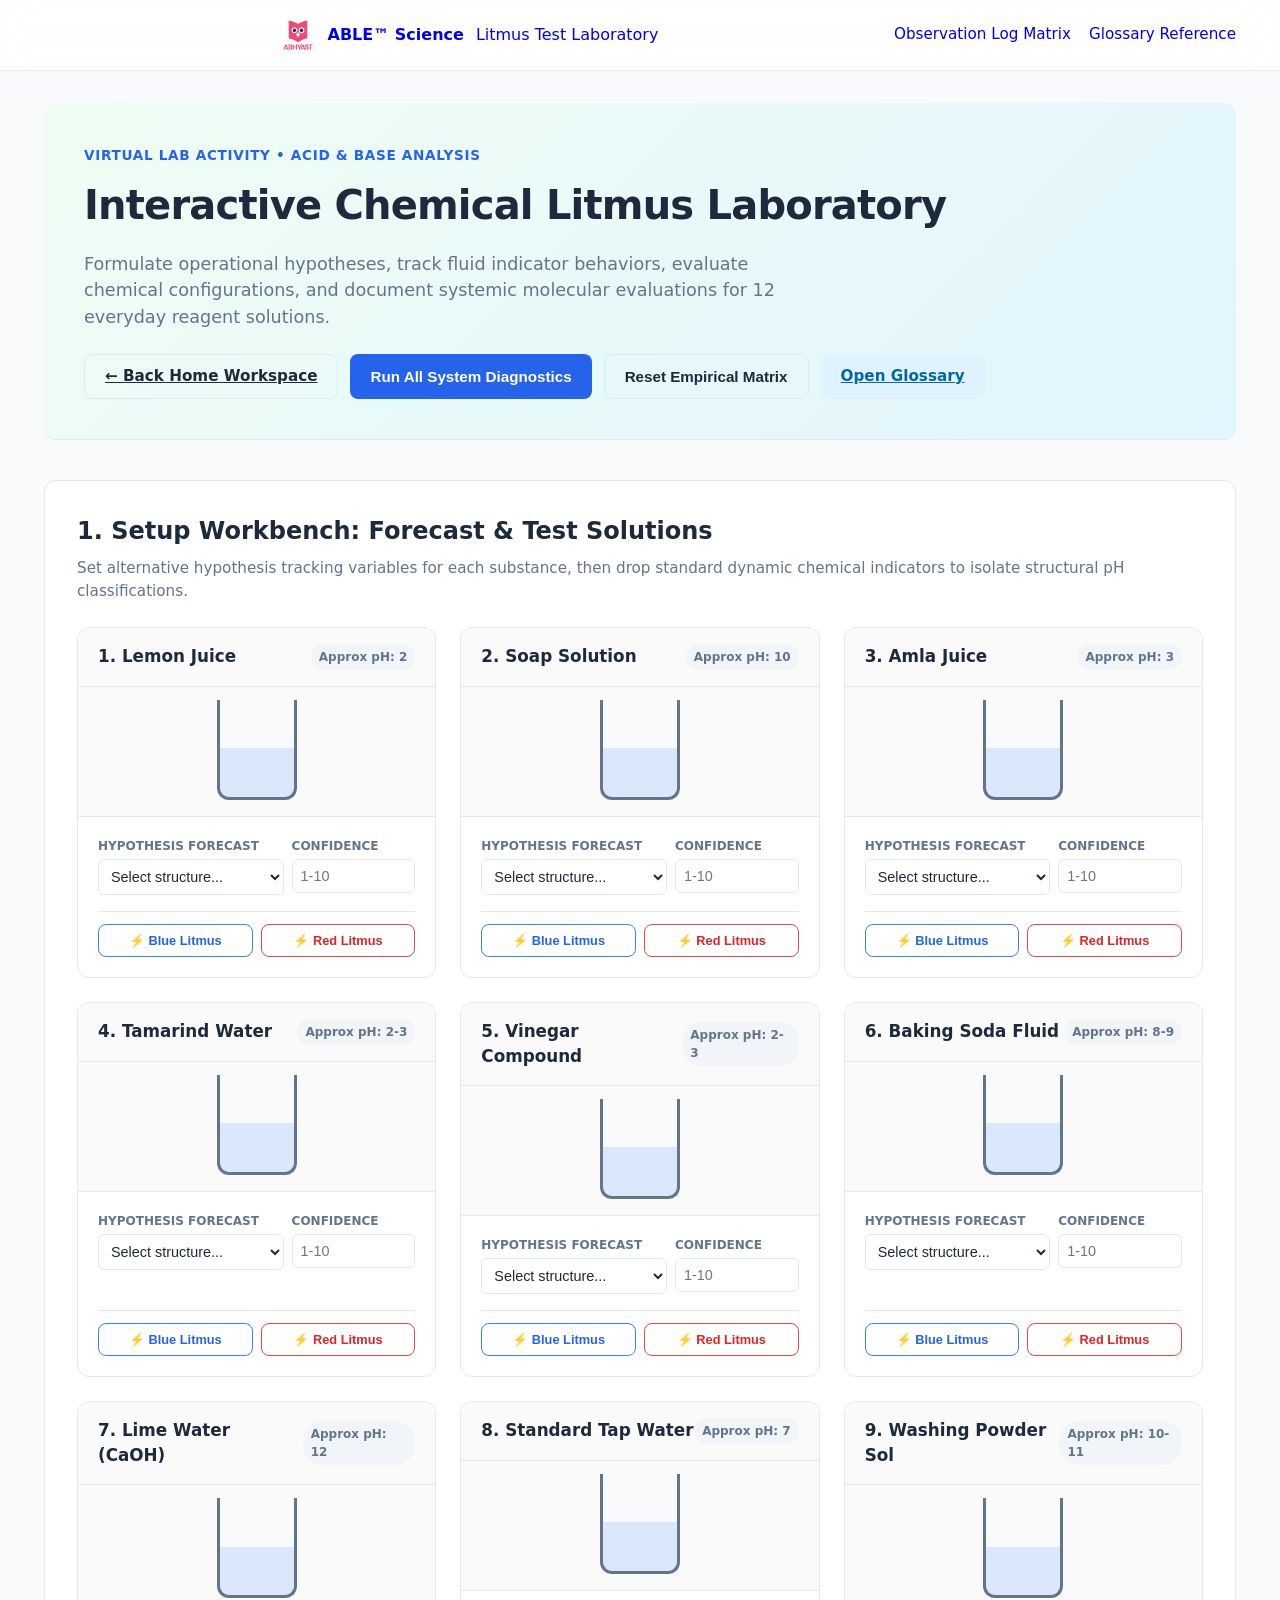
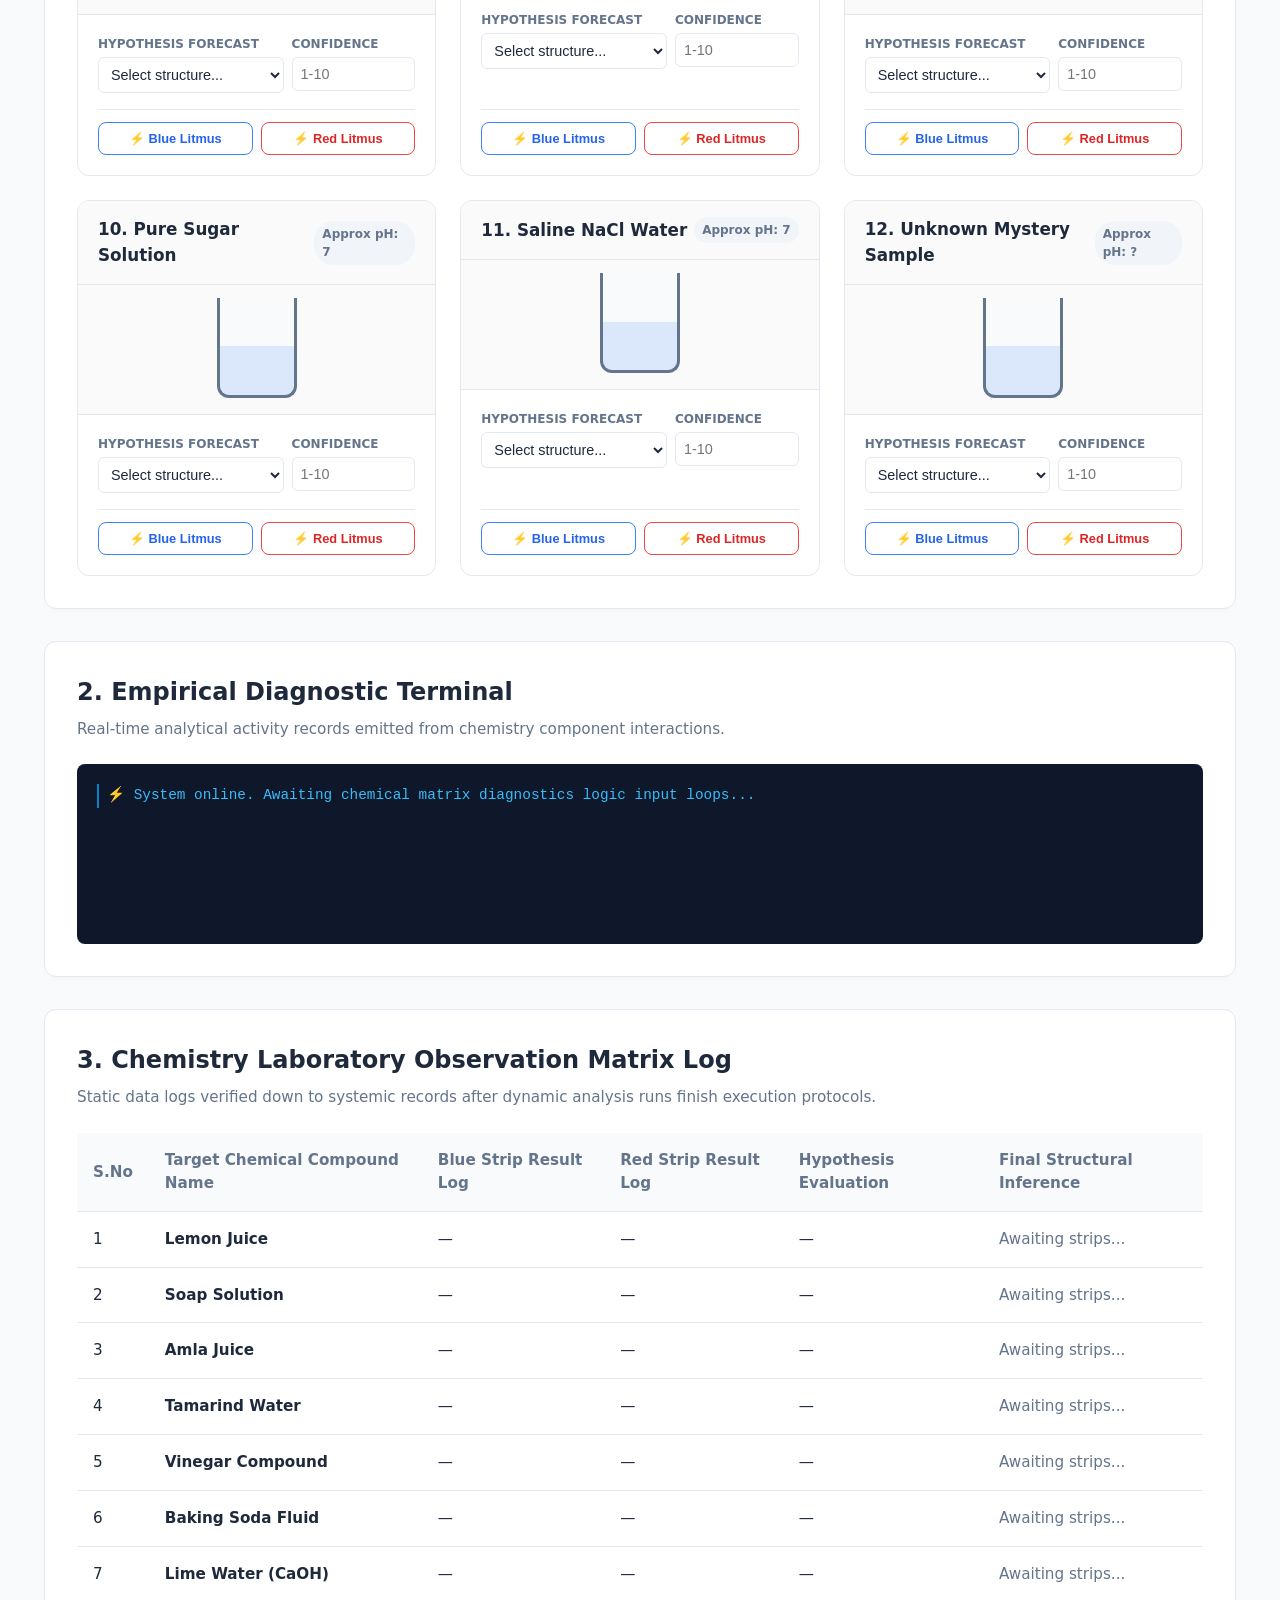
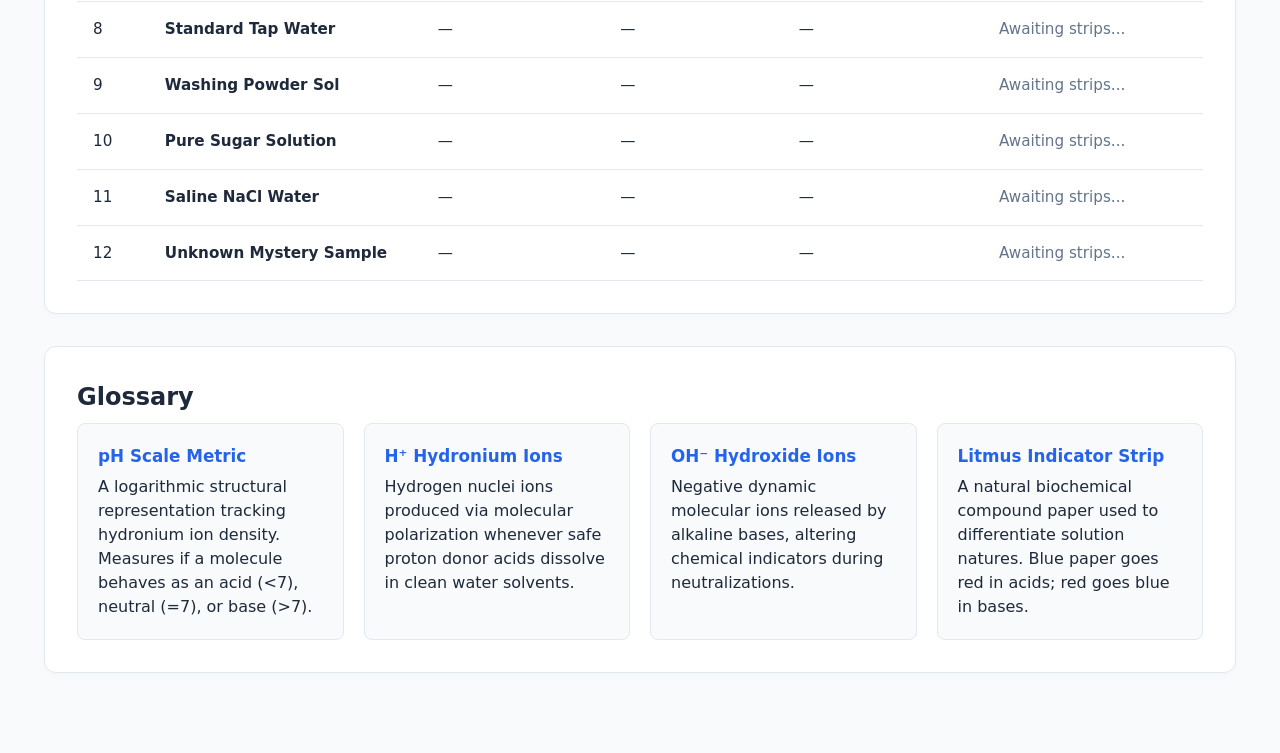
<file: experiments/litmus-test.html>
<!DOCTYPE html>
<html lang="en">
<head>
    <meta charset="UTF-8">
    <meta name="viewport" content="width=device-width, initial-scale=1.0">
    <title>Litmus Test Laboratory | Abhyast Science</title>
    <style>
        :root {
            --bg-main: #f8fafc;
            --bg-card: #ffffff;
            --text-main: #1e293b;
            --text-muted: #64748b;
            --primary: #2563eb;
            --primary-hover: #1d4ed8;
            --acid-color: #ef4444;
            --acid-bg: #fee2e2;
            --base-color: #3b82f6;
            --base-bg: #dbeafe;
            --neutral-color: #10b981;
            --neutral-bg: #d1fae5;
            --border: #e2e8f0;
            --radius: 12px;
        }

        * { box-sizing: border-box; margin: 0; padding: 0; }
        body { font-family: system-ui, -apple-system, sans-serif; background: var(--bg-main); color: var(--text-main); line-height: 1.5; padding-bottom: 3rem; }
        
        .wrap { max-width: 1240px; margin: 0 auto; padding: 0 1.5rem; }
        
        /* Navigation Topbar */
        .topbar {
  position: sticky;
  top: 0;
  z-index: 50;
  background: rgba(255, 255, 255, .82);
  backdrop-filter: blur(16px);
  -webkit-backdrop-filter: blur(16px);
  border-bottom: 1px solid rgba(235, 227, 210, .85);
}
.nav {
  height: 70px;
  display: flex;
  align-items: center;
  justify-content: space-between;
  gap: 16px;
}

/* Consolidated Brand Identity Node */
.brand {
  display: inline-flex;
  align-items: center;
  gap: 0.75rem;
  text-decoration: none;
}
.logo-mark {
  width: 40px;
  height: 40px;
  border-radius: 14px;
  background: linear-gradient(135deg, var(--ab-yellow), var(--ab-aqua) 50%, var(--ab-pink));
  display: grid;
  place-items: center;
  color: var(--ab-navy);
  font-weight: 900;
  letter-spacing: .02em;
  box-shadow: 0 10px 20px rgba(75, 194, 196, .18);
}
.header-logo {
  height: 36px;
  width: auto;
  display: block;
  object-fit: contain;
}
.brand-text {
  display: flex;
  flex-direction: column;
  line-height: 1.1;
}
.brand-text strong {
  color: var(--ab-navy);
  font-size: 1.1rem;
  font-weight: 800;
}
.brand-text span {
  color: var(--muted);
  font-size: 0.8rem;
}

.navlinks { display: flex; gap: 18px; align-items: center; color: var(--muted); font-size: .95rem; }
.navlinks a { text-decoration: none; border-bottom: 2px solid transparent; transition: color 0.2s, border-color 0.2s; }
.navlinks a:hover { color: var(--ab-navy); border-bottom-color: var(--ab-yellow); }
        /* Hero Header */
        .lab-hero { padding: 3rem 0; background: linear-gradient(135deg, #f0fdf4 0%, #e1f5fe 100%); border-bottom: 1px solid var(--border); margin-bottom: 2.5rem; }
        .eyebrow { font-size: 0.85rem; font-weight: 700; text-transform: uppercase; letter-spacing: 0.05em; color: var(--primary); }
        h1 { font-size: 2.5rem; font-weight: 800; margin: 0.5rem 0 1rem; letter-spacing: -0.02em; }
        .lead { max-width: 700px; color: var(--text-muted); font-size: 1.1rem; margin-bottom: 1.5rem; }
        .actions { display: flex; gap: 0.75rem; flex-wrap: wrap; }

        /* General Button System */
        .btn { background: var(--primary); color: white; border: none; padding: 0.625rem 1.25rem; font-size: 0.95rem; font-weight: 600; border-radius: 8px; cursor: pointer; transition: all 0.2s; display: inline-flex; align-items: center; justify-content: center; }
        .btn:hover { background: var(--primary-hover); transform: translateY(-1px); }
        .btn.secondary { background: transparent; color: var(--text-main); border: 1px solid var(--border); }
        .btn.secondary:hover { background: #f1f5f9; }
        .btn.soft { background: #e0f2fe; color: #0369a1; }
        .btn.soft:hover { background: #bae6fd; }

        /* Structure Panels */
        .panel { background: var(--bg-card); border: 1px solid var(--border); border-radius: var(--radius); padding: 2rem; margin-bottom: 2rem; box-shadow: 0 4px 6px -1px rgba(0,0,0,0.02); }
        .panel h2 { font-size: 1.5rem; margin-bottom: 0.5rem; display: flex; align-items: center; gap: 0.5rem; }
        .panel .sub { color: var(--text-muted); margin-bottom: 1.5rem; font-size: 0.95rem; }

        /* Unified Sample Grid Layout */
        .lab-grid { display: grid; grid-template-columns: repeat(auto-fit, minmax(280px, 1fr)); gap: 1.5rem; }
        
        /* Unified Beaker/Sample Interactive Card Component */
        .sample-card { border: 1px solid var(--border); border-radius: var(--radius); background: #fff; display: flex; flex-direction: column; transition: transform 0.2s, box-shadow 0.2s; position: relative; overflow: hidden; }
        .sample-card:hover { transform: translateY(-2px); box-shadow: 0 12px 20px -5px rgba(0,0,0,0.08); }
        
        .card-header { padding: 1rem 1.25rem; background: #fafafa; border-bottom: 1px solid var(--border); display: flex; justify-content: space-between; align-items: center; }
        .card-header h3 { font-size: 1.05rem; font-weight: 700; color: var(--text-main); }
        .ph-badge { font-size: 0.75rem; font-weight: 600; padding: 0.25rem 0.5rem; border-radius: 20px; background: #f1f5f9; color: var(--text-muted); }

        /* Beaker Animation Graphic Space */
        .beaker-area { height: 130px; background: #fafafa; display: flex; justify-content: center; align-items: flex-end; padding-bottom: 1rem; border-bottom: 1px solid var(--border); position: relative; }
        .beaker-graphic { width: 80px; height: 100px; border: 3px solid #64748b; border-top: none; border-radius: 0 0 12px 12px; position: relative; display: flex; align-items: flex-end; overflow: hidden; background: #f8fafc; }
        .beaker-liquid { width: 100%; height: 50%; background: rgba(59, 130, 246, 0.15); transition: background-color 0.4s; }
        
        /* Mini indicators dipped inside fluid vectors */
        .litmus-holder { position: absolute; top: 10px; left: 0; right: 0; display: flex; justify-content: center; gap: 0.35rem; }
        .mini-indicator { width: 10px; height: 45px; border-radius: 2px; border: 1px solid rgba(0,0,0,0.1); display: inline-block; transition: background 0.3s; }
        .mini-indicator.blue { background: #3b82f6; }
        .mini-indicator.red { background: #ef4444; }

        /* Interactive form row parameters inside sample workspace cards */
        .card-workspace { padding: 1.25rem; display: flex; flex-direction: column; gap: 1rem; flex-grow: 1; }
        .form-row { display: grid; grid-template-columns: 3fr 2fr; gap: 0.5rem; }
        .form-group label { display: block; font-size: 0.75rem; font-weight: 700; text-transform: uppercase; color: var(--text-muted); margin-bottom: 0.25rem; }
        select, input[type="number"] { width: 100%; padding: 0.5rem; border: 1px solid var(--border); border-radius: 6px; font-size: 0.9rem; color: var(--text-main); background: #fff; }
        
        .test-trigger-row { display: flex; gap: 0.5rem; margin-top: auto; border-top: 1px solid var(--border); padding-top: 0.75rem; }
        .test-trigger-row .btn { flex: 1; font-size: 0.8rem; padding: 0.5rem; }

        /* Scientific Analytical Output Logging Panel Layouts */
        .log-terminal { background: #0f172a; color: #38bdf8; font-family: monospace; padding: 1.25rem; border-radius: 8px; height: 180px; overflow-y: auto; font-size: 0.9rem; line-height: 1.6; }
        .log-entry { margin-bottom: 0.25rem; border-left: 2px solid #0284c7; padding-left: 0.5rem; }
        .log-entry.success { border-color: #10b981; color: #34d399; }
        .log-entry.warn { border-color: #f59e0b; color: #fbbf24; }

        /* Dynamic Evaluation Metrics Analytics Grid Layout */
        .eval-grid { display: grid; grid-template-columns: repeat(auto-fit, minmax(220px, 1fr)); gap: 1.5rem; margin-top: 1rem; }
        .stat-card { background: #f8fafc; border: 1px solid var(--border); padding: 1.5rem; border-radius: 8px; text-align: center; }
        .stat-num { font-size: 2.25rem; font-weight: 800; color: var(--primary); }
        .stat-label { font-size: 0.75rem; text-transform: uppercase; tracking: 0.05em; color: var(--text-muted); font-weight: 700; margin-top: 0.25rem; }

        /* Laboratory Matrix Log Table Representation styling rules */
        .table-container { overflow-x: auto; margin-top: 1rem; }
        table { width: 100%; border-collapse: collapse; text-align: left; font-size: 0.95rem; }
        th, td { padding: 1rem; border-bottom: 1px solid var(--border); }
        th { background: #f8fafc; font-weight: 600; color: var(--text-muted); }
        
        .tag-status { font-weight: 600; font-size: 0.8rem; padding: 0.2rem 0.5rem; border-radius: 4px; text-transform: capitalize; }
        .tag-status.acid { background: var(--acid-bg); color: var(--acid-color); }
        .tag-status.base { background: var(--base-bg); color: var(--base-color); }
        .tag-status.neutral { background: var(--neutral-bg); color: var(--neutral-color); }

        .eval-badge { font-weight: 700; font-size: 0.8rem; padding: 0.15rem 0.4rem; border-radius: 4px; }
        .eval-badge.correct { background: #dcfce7; color: #16a34a; }
        .eval-badge.wrong { background: #fee2e2; color: #dc2626; }

        /* Responsive Glossary Layout components */
        .glossary { display: grid; grid-template-columns: repeat(auto-fit, minmax(260px, 1fr)); gap: 1.25rem; }
        .term { background: #f8fafc; padding: 1.25rem; border-radius: 8px; border: 1px solid var(--border); }
        .term b { display: block; font-size: 1.05rem; margin-bottom: 0.35rem; color: var(--primary); }
    </style>
</head>
<body>

    <header class="topbar">
        <div class="wrap nav">
            
            <a class="brand" href="#">
                <a class="brand" href="../index.html">
                <img src="../assets/Logo.png" alt="ABLE™ Science Logo" class="header-logo" onerror="this.style.display='none';">
                <strong>ABLE™ Science</strong>
               
                <span>Litmus Test Laboratory</span>
            </a>
            <nav class="navlinks">
                <a href="#matrix-panel">Observation Log Matrix</a>
                <a href="#glossary-panel">Glossary Reference</a>
            </nav>
        </div>
    </header>

    <main class="wrap" style="margin-top: 2rem;">
        <section class="lab-hero" style="border-radius: var(--radius); padding: 2.5rem;">
            <span class="eyebrow">Virtual Lab Activity • Acid & Base Analysis</span>
            <h1>Interactive Chemical Litmus Laboratory</h1>
            <p class="lead">Formulate operational hypotheses, track fluid indicator behaviors, evaluate chemical configurations, and document systemic molecular evaluations for 12 everyday reagent solutions.</p>
            <div class="actions">
                
                <a class="btn secondary" href="../index.html">← Back Home Workspace</a>
                <button class="btn" onclick="LitmusLab.testAll()">Run All System Diagnostics</button>
                <button class="btn secondary" onclick="LitmusLab.resetWorkspace()">Reset Empirical Matrix</button>
                <a class="btn soft" href="#glossary-panel">Open Glossary</a>
            </div>
        </section>

        <section class="panel">
            <h2>1. Setup Workbench: Forecast & Test Solutions</h2>
            <p class="sub">Set alternative hypothesis tracking variables for each substance, then drop standard dynamic chemical indicators to isolate structural pH classifications.</p>
            <div id="reagent-grid" class="lab-grid"></div>
        </section>

        <section id="evaluation-panel" class="panel" style="display: none;"></section>

        <section class="panel">
            <h2>2. Empirical Diagnostic Terminal</h2>
            <p class="sub">Real-time analytical activity records emitted from chemistry component interactions.</p>
            <div class="log-terminal" id="terminal-feed">
                <div class="log-entry">⚡ System online. Awaiting chemical matrix diagnostics logic input loops...</div>
            </div>
        </section>

        <section class="panel" id="matrix-panel">
            <h2>3. Chemistry Laboratory Observation Matrix Log</h2>
            <p class="sub">Static data logs verified down to systemic records after dynamic analysis runs finish execution protocols.</p>
            <div class="table-container">
                <table>
                    <thead>
                        <tr>
                            <th>S.No</th>
                            <th>Target Chemical Compound Name</th>
                            <th>Blue Strip Result Log</th>
                            <th>Red Strip Result Log</th>
                            <th>Hypothesis Evaluation</th>
                            <th>Final Structural Inference</th>
                        </tr>
                    </thead>
                    <tbody id="matrix-body"></tbody>
                </table>
            </div>
        </section>

        <section class="panel" id="glossary-panel">
            <h2>Glossary</h2>
            <div class="glossary">
                <div class="term"><b>pH Scale Metric</b>A logarithmic structural representation tracking hydronium ion density. Measures if a molecule behaves as an acid (<7), neutral (=7), or base (>7).</div>
                <div class="term"><b>H⁺ Hydronium Ions</b>Hydrogen nuclei ions produced via molecular polarization whenever safe proton donor acids dissolve in clean water solvents.</div>
                <div class="term"><b>OH⁻ Hydroxide Ions</b>Negative dynamic molecular ions released by alkaline bases, altering chemical indicators during neutralizations.</div>
                <div class="term"><b>Litmus Indicator Strip</b>A natural biochemical compound paper used to differentiate solution natures. Blue paper goes red in acids; red goes blue in bases.</div>
            </div>
        </section>
    </main>

<script>
/**
 * Global application parameters tracking active solutions
 */
const REAGENTS_DATA = [
    { id: 'lemon', name: 'Lemon Juice', type: 'acid', ph: '2' },
    { id: 'soap', name: 'Soap Solution', type: 'base', ph: '10' },
    { id: 'amla', name: 'Amla Juice', type: 'acid', ph: '3' },
    { id: 'tamarind', name: 'Tamarind Water', type: 'acid', ph: '2-3' },
    { id: 'vinegar', name: 'Vinegar Compound', type: 'acid', ph: '2-3' },
    { id: 'baking-soda', name: 'Baking Soda Fluid', type: 'base', ph: '8-9' },
    { id: 'lime-water', name: 'Lime Water (CaOH)', type: 'base', ph: '12' },
    { id: 'tap-water', name: 'Standard Tap Water', type: 'neutral', ph: '7' },
    { id: 'washing-powder', name: 'Washing Powder Sol', type: 'base', ph: '10-11' },
    { id: 'sugar', name: 'Pure Sugar Solution', type: 'neutral', ph: '7' },
    { id: 'salt', name: 'Saline NaCl Water', type: 'neutral', ph: '7' },
    { id: 'custom-reagent', name: 'Unknown Mystery Sample', type: 'unknown', ph: '?' }
];

/**
 * Isolated Application Scope Namespace Module Pattern
 */
const LitmusLab = (() => {
    let trackingState = {};
    let totalDipsLoggedCount = 0;
    const targetsNeededToFinish = REAGENTS_DATA.length * 2;

    function init() {
        trackingState = {};
        totalDipsLoggedCount = 0;
        
        REAGENTS_DATA.forEach(r => {
            trackingState[r.id] = { blueTested: false, redTested: false, hypothesis: '', confidence: '' };
        });

        renderComponentCards();
        renderLogMatrixTable();
    }

    function renderComponentCards() {
        const wrapper = document.getElementById('reagent-grid');
        wrapper.innerHTML = REAGENTS_DATA.map((r, index) => `
            <article class="sample-card" id="card-${r.id}">
                <div class="card-header">
                    <h3>${index + 1}. ${r.name}</h3>
                    <span class="ph-badge">Approx pH: ${r.ph}</span>
                </div>
                <div class="beaker-area">
                    <div class="litmus-holder" id="dipped-strips-${r.id}"></div>
                    <div class="beaker-graphic">
                        <div class="beaker-liquid" id="liquid-${r.id}"></div>
                    </div>
                </div>
                <div class="card-workspace">
                    <div class="form-row">
                        <div class="form-group">
                            <label>Hypothesis Forecast</label>
                            <select id="hypo-${r.id}" onchange="LitmusLab.cacheFormInputs('${r.id}')">
                                <option value="">Select structure...</option>
                                <option value="acid">Acidic</option>
                                <option value="base">Basic</option>
                                <option value="neutral">Neutral</option>
                                <option value="unknown">Unknown</option>
                            </select>
                        </div>
                        <div class="form-group">
                            <label>Confidence</label>
                            <input type="number" id="conf-${r.id}" min="1" max="10" placeholder="1-10" oninput="LitmusLab.cacheFormInputs('${r.id}')">
                        </div>
                    </div>
                    <div class="test-trigger-row">
                        <button class="btn secondary" onclick="LitmusLab.executeSingleTest('${r.id}', 'blue')" style="border-color:#3b82f6; color:#2563eb;">⚡ Blue Litmus</button>
                        <button class="btn secondary" onclick="LitmusLab.executeSingleTest('${r.id}', 'red')" style="border-color:#ef4444; color:#dc2626;">⚡ Red Litmus</button>
                    </div>
                </div>
            </article>
        `).join('');
    }

    function renderLogMatrixTable() {
        const body = document.getElementById('matrix-body');
        body.innerHTML = REAGENTS_DATA.map((r, index) => `
            <tr id="row-${r.id}">
                <td>${index + 1}</td>
                <td><strong>${r.name}</strong></td>
                <td class="cell-blue-res">—</td>
                <td class="cell-red-res">—</td>
                <td class="cell-hypo-eval">—</td>
                <td class="cell-final-inf"><span style="color: var(--text-muted);">Awaiting strips...</span></td>
            </tr>
        `).join('');
    }

    function cacheFormInputs(id) {
        trackingState[id].hypothesis = document.getElementById(`hypo-${id}`).value;
        trackingState[id].confidence = document.getElementById(`conf-${id}`).value;
    }

    function executeSingleTest(id, indicatorColor) {
        const itemState = trackingState[id];
        const reagentObj = REAGENTS_DATA.find(x => x.id === id);

        // Avoid recording duplicate test events
        if (indicatorColor === 'blue' && itemState.blueTested) {
            pushTerminalMessage(`↻ Component loop ignored: ${reagentObj.name} already processed via Blue Litmus.`, 'warn');
            return;
        }
        if (indicatorColor === 'red' && itemState.redTested) {
            pushTerminalMessage(`↻ Component loop ignored: ${reagentObj.name} already processed via Red Litmus.`, 'warn');
            return;
        }

        // Set state logs true
        if (indicatorColor === 'blue') itemState.blueTested = true;
        if (indicatorColor === 'red') itemState.redTested = true;
        totalDipsLoggedCount++;

        // Calculate dynamic colors
        let finalRenderedColor = indicatorColor;
        let actionResultText = '';

        if (reagentObj.type === 'acid') {
            finalRenderedColor = 'red';
            actionResultText = (indicatorColor === 'blue') ? 'Turns Red (Acidic Reaction)' : 'Stays Red (Acidic Retention)';
        } else if (reagentObj.type === 'base') {
            finalRenderedColor = 'blue';
            actionResultText = (indicatorColor === 'red') ? 'Turns Blue (Alkaline Reaction)' : 'Stays Blue (Alkaline Retention)';
        } else if (reagentObj.type === 'neutral') {
            actionResultText = `Retains native ${indicatorColor.toUpperCase()} parameters (Neutral status)`;
        } else {
            actionResultText = 'Unpredictable variations observed';
        }

        // Apply interactive physical color shift indicators to beaker space
        const targetHolder = document.getElementById(`dipped-strips-${id}`);
        targetHolder.insertAdjacentHTML('beforeend', `<span class="mini-indicator ${finalRenderedColor}"></span>`);
        
        // Dynamically tint beaker water to highlight active status mapping
        const liquidNode = document.getElementById(`liquid-${id}`);
        if (reagentObj.type === 'acid') liquidNode.style.backgroundColor = 'rgba(239, 68, 68, 0.2)';
        if (reagentObj.type === 'base') liquidNode.style.backgroundColor = 'rgba(59, 130, 246, 0.2)';
        if (reagentObj.type === 'neutral') liquidNode.style.backgroundColor = 'rgba(16, 185, 129, 0.15)';

        // Emit trace tracking parameters onto logging feed terminal
        pushTerminalMessage(`🔬 Reagent target [${reagentObj.name}] mixed with ${indicatorColor.toUpperCase()} paper: ${actionResultText}`, 'success');

        // Apply updates directly down into table layout cells
        const targetTableRow = document.getElementById(`row-${id}`);
        const targetResCell = indicatorColor === 'blue' ? targetTableRow.querySelector('.cell-blue-res') : targetTableRow.querySelector('.cell-red-res');
        
        targetResCell.textContent = finalRenderedColor.toUpperCase();
        targetResCell.style.fontWeight = '700';
        targetResCell.style.color = finalRenderedColor === 'blue' ? 'var(--primary)' : 'var(--acid-color)';

        // Handle case where both indicator options are processed completely
        if (itemState.blueTested && itemState.redTested) {
            const infNode = targetTableRow.querySelector('.cell-final-inf');
            infNode.innerHTML = `<span class="tag-status ${reagentObj.type}">${reagentObj.type}</span>`;

            const evaluationCell = targetTableRow.querySelector('.cell-hypo-eval');
            if (itemState.hypothesis) {
                const wasAccurate = itemState.hypothesis === reagentObj.type;
                evaluationCell.innerHTML = wasAccurate ? `<span class="eval-badge correct">Correct</span>` : `<span class="eval-badge wrong">Mismatch</span>`;
            } else {
                evaluationCell.innerHTML = `<span>No forecast</span>`;
            }
        }

        if (totalDipsLoggedCount === targetsNeededToFinish) {
            calculateOverallLabEvaluation();
        }
    }

    function pushTerminalMessage(msg, type = '') {
        const feed = document.getElementById('terminal-feed');
        if (totalDipsLoggedCount === 1 && feed.innerHTML.includes('System online')) {
            feed.innerHTML = '';
        }
        feed.insertAdjacentHTML('beforeend', `<div class="log-entry ${type}">${msg}</div>`);
        feed.scrollTop = feed.scrollHeight;
    }

    function testAll() {
        REAGENTS_DATA.forEach(r => {
            executeSingleTest(r.id, 'blue');
            executeSingleTest(r.id, 'red');
        });
        pushTerminalMessage("🏁 Matrix automated check script finished executing tasks safely.", "success");
    }

    function calculateOverallLabEvaluation() {
        const knownSamples = REAGENTS_DATA.filter(x => x.type !== 'unknown');
        let matchedHypothesisCount = 0;
        let quantifiedConfidenceSum = 0;
        let validatedInputsCount = 0;

        knownSamples.forEach(r => {
            const stateObj = trackingState[r.id];
            if (stateObj.hypothesis === r.type) {
                matchedHypothesisCount++;
            }
            const confidenceValue = parseInt(stateObj.confidence, 10);
            if (!isNaN(confidenceValue) && confidenceValue >= 1 && confidenceValue <= 10) {
                quantifiedConfidenceSum += confidenceValue;
                validatedInputsCount++;
            }
        });

        const exactConfidenceMeanScore = validatedInputsCount > 0 ? (quantifiedConfidenceSum / validatedInputsCount).toFixed(1) : '0.0';
        const targetOutputSection = document.getElementById('evaluation-panel');
        
        targetOutputSection.style.display = 'block';
        targetOutputSection.innerHTML = `
            <h2>4. Lab Analytical Metric Diagnostics Dashboard</h2>
            <p class="sub">Structural precision metrics derived from student forecasting variations.</p>
            <div class="eval-grid">
                <div class="stat-card">
                    <div class="stat-num">${matchedHypothesisCount} / ${knownSamples.length}</div>
                    <div class="stat-label">Hypothesis Matrix Accuracy</div>
                </div>
                <div class="stat-card">
                    <div class="stat-num">${exactConfidenceMeanScore} <span style="font-size:1.2rem; color:var(--text-muted);">/ 10</span></div>
                    <div class="stat-label">Mean Confidence Self-Evaluation Score</div>
                </div>
            </div>
            <p style="margin-top:1.5rem; text-align:center; font-weight:600; color: ${matchedHypothesisCount === knownSamples.length ? 'var(--neutral-color)' : 'var(--text-main)'}">
                ${matchedHypothesisCount === knownSamples.length ? '🎯 Exceptional physical forecasting parameters achieved. Absolute structural indicator classification clarity.' : '🔄 Re-evaluate mismatch values and contrast chemical observations against initial predictions.'}
            </p>
        `;
        targetOutputSection.scrollIntoView({ behavior: 'smooth' });
    }

    function resetWorkspace() {
        document.getElementById('evaluation-panel').style.display = 'none';
        document.getElementById('terminal-feed').innerHTML = `<div class="log-entry">⚡ Lab data matrices tracking maps initialized cleanly back to structural base parameters...</div>`;
        init();
    }

    return { init, cacheFormInputs, executeSingleTest, testAll, resetWorkspace };
})();

// Initialize tracking states immediately upon rendering core document assets
window.addEventListener('DOMContentLoaded', () => LitmusLab.init());
</script>
</body>
</html>
</file>
